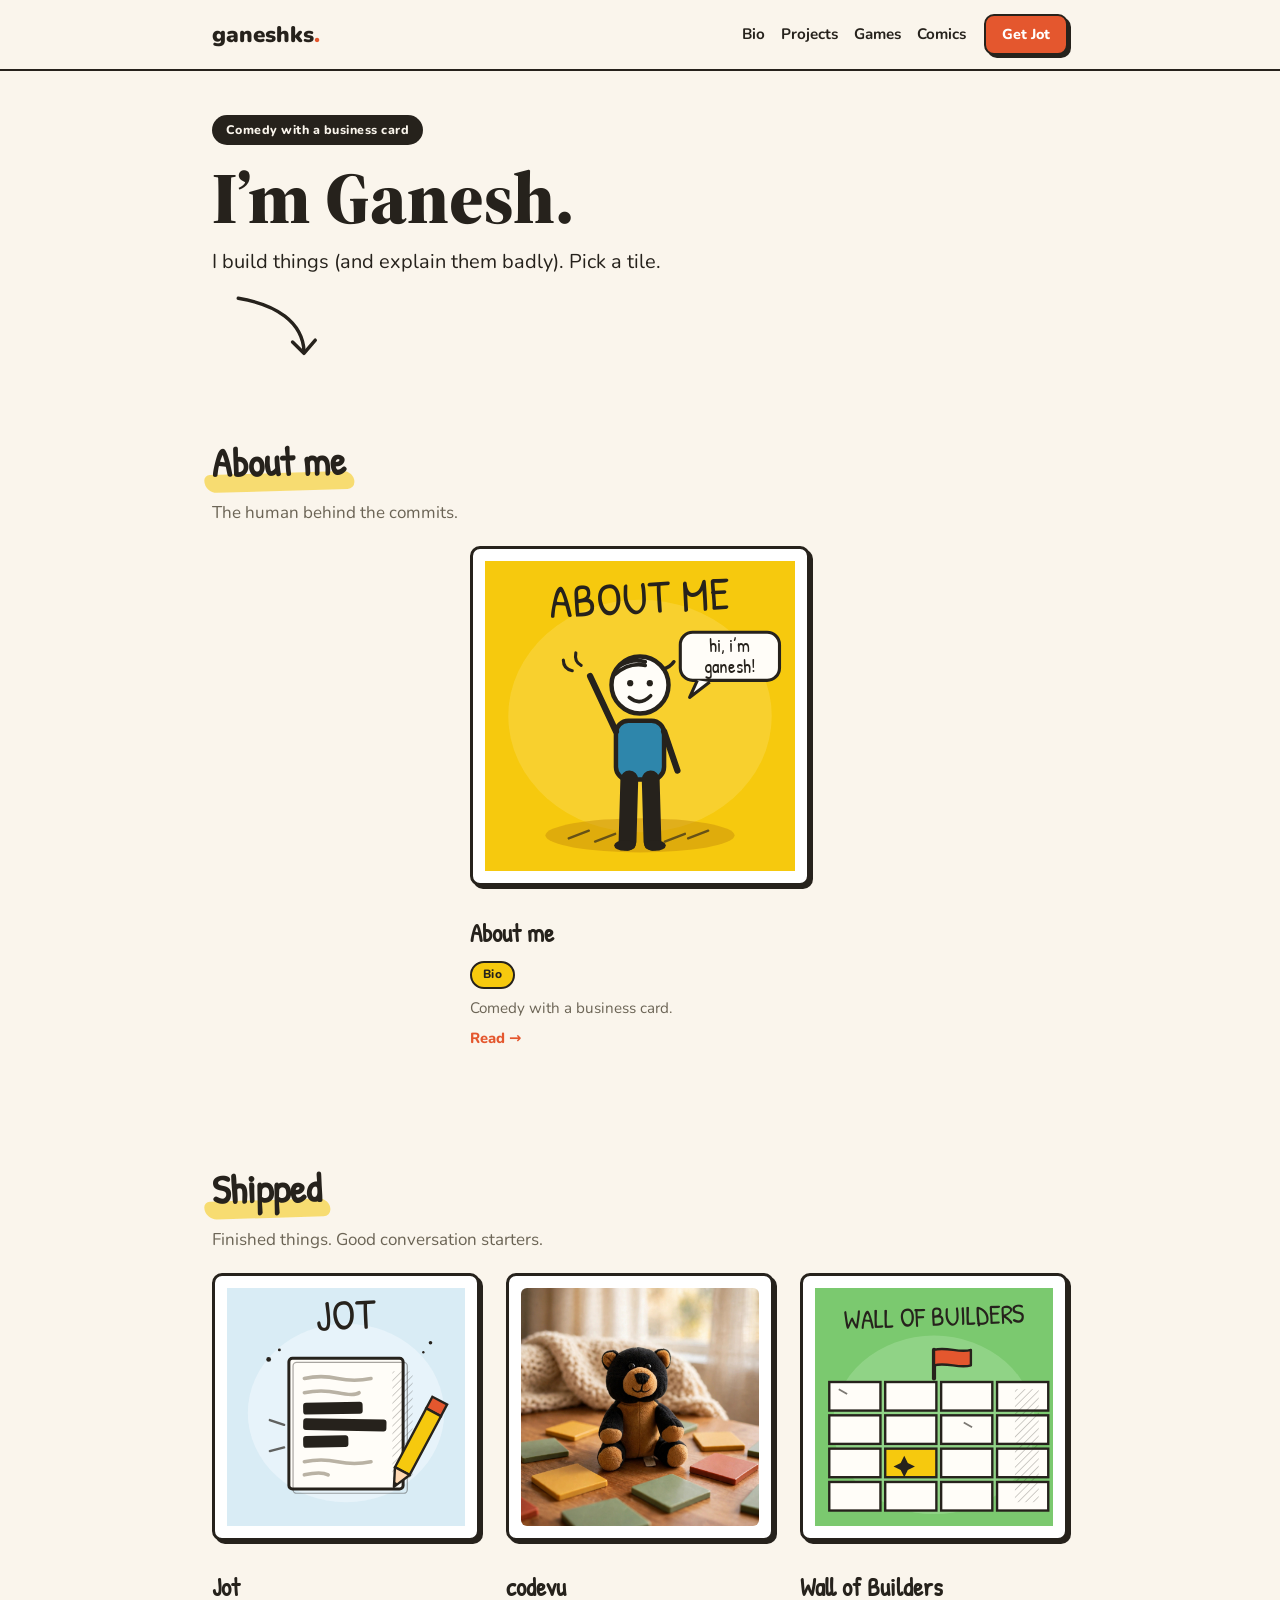
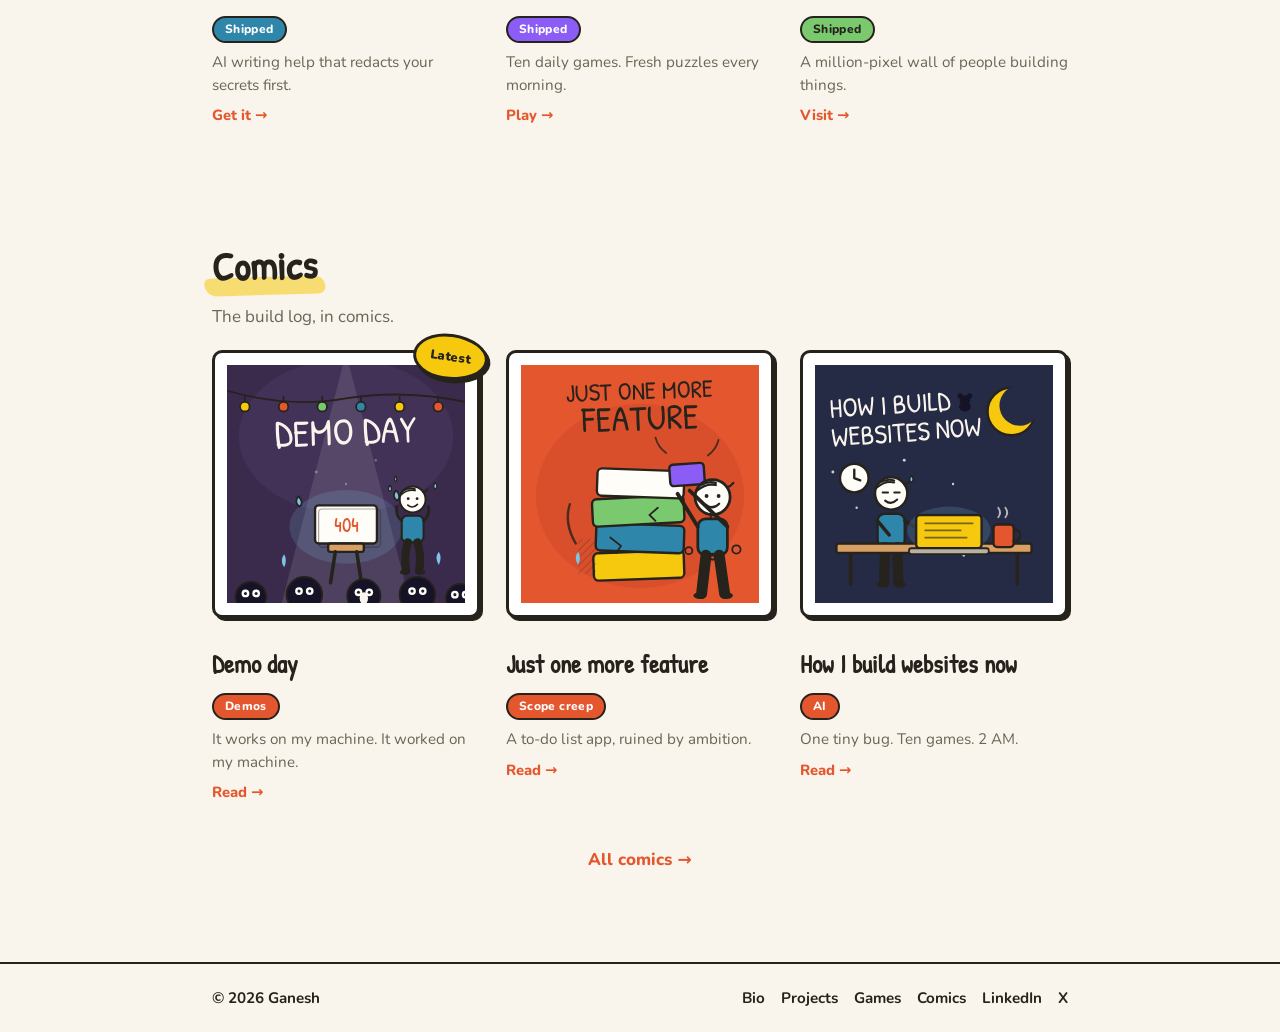
<file: index.html>
<!DOCTYPE html>
<html lang="en">
<head>
<meta charset="utf-8">
<meta name="viewport" content="width=device-width, initial-scale=1">
<title>Ganesh — comedy with a business card</title>
<meta name="description" content="Ganesh builds things (and explains them badly). About me, shipped projects, and comics.">
<meta name="theme-color" content="#faf5ec">
<link rel="icon" href="data:image/svg+xml,%3Csvg xmlns='http://www.w3.org/2000/svg' viewBox='0 0 64 64'%3E%3Crect width='64' height='64' rx='14' fill='%23f6c90e'/%3E%3Ctext x='32' y='45' font-family='sans-serif' font-size='36' font-weight='900' text-anchor='middle' fill='%2326221c'%3EG%3C/text%3E%3C/svg%3E">
<link rel="preconnect" href="https://fonts.googleapis.com">
<link rel="preconnect" href="https://fonts.gstatic.com" crossorigin>
<link href="https://fonts.googleapis.com/css2?family=Patrick+Hand&family=Nunito:wght@400;700;800;900&family=Source+Serif+4:opsz,wght@8..60,700;8..60,900&display=swap" rel="stylesheet">
<link rel="stylesheet" href="styles.css">
</head>
<body class="home">

<header class="site-header">
  <div class="header-inner">
    <a class="brand" href="index.html">ganeshks<span class="brand-dot">.</span></a>
    <nav class="nav">
      <a href="bio.html">Bio</a>
      <a href="projects.html">Projects</a>
      <a href="games.html">Games</a>
      <a href="comics.html">Comics</a>
    </nav>
    <a class="btn btn-small btn-accent" href="https://chromewebstore.google.com/detail/jot/ocbfgpiibmgkkjbpbpnhejalpakdonjh">Get Jot</a>
  </div>
</header>

<main>
  <section class="hero wrap">
    <p class="pill">Comedy with a business card</p>
    <h1>I&rsquo;m Ganesh.</h1>
    <p class="lede">I build things (and explain them badly). Pick a tile.</p>
    <svg class="doodle-arrow" viewBox="0 0 120 84" width="104" height="73" aria-hidden="true">
      <path d="M14 8 C 58 12, 90 30, 94 64" fill="none" stroke="#26221c" stroke-width="4" stroke-linecap="round"/>
      <path d="M80 54 L94 66 L106 50" fill="none" stroke="#26221c" stroke-width="4" stroke-linecap="round" stroke-linejoin="round"/>
    </svg>
  </section>

  <section class="wrap block">
    <h2 class="section-title">About me</h2>
    <p class="section-sub">The human behind the commits.</p>
    <div class="comic-grid single">
      <a class="comic-tile" href="bio.html">
        <span class="tile-art">
          <svg viewBox="0 0 400 400" role="img" aria-label="About me tile: a stick figure waving hello, inked like a comic strip">
            <rect width="400" height="400" fill="#f6c90e"/>
            <ellipse cx="200" cy="200" rx="170" ry="150" fill="#f9d84a" opacity=".55"/>
            <ellipse cx="200" cy="354" rx="122" ry="22" fill="#c98f0a" opacity=".5"/>
            <g stroke="#26221c" stroke-width="3" stroke-linecap="round" opacity=".65">
              <path d="M108 358 l26 -10 M142 362 l26 -10 M232 362 l26 -10 M262 358 l26 -10"/>
            </g>
            <g font-family="'Patrick Hand', cursive" fill="#26221c" text-anchor="middle" transform="rotate(-3 200 64)">
              <text x="200" y="68" font-size="60">ABOUT ME</text>
            </g>
            <g transform="translate(200,160) scale(1.15)">
<circle cx="0" cy="0" r="32" fill="#fffdf8" stroke="#26221c" stroke-width="5"/>
<path d="M-28 -12 q16 -14 34 -10 M-22 -22 q14 -8 28 -4 M26 -18 q8 -2 12 -8" fill="none" stroke="#26221c" stroke-width="4" stroke-linecap="round"/>
<circle cx="-11" cy="-2" r="3.5" fill="#26221c"/>
<circle cx="11" cy="-2" r="3.5" fill="#26221c"/>
<path d="M-12 14 Q0 24 12 12" fill="none" stroke="#26221c" stroke-width="4" stroke-linecap="round"/>
<rect x="-27" y="40" width="54" height="66" rx="14" fill="#2e86ab" stroke="#26221c" stroke-width="5"/>
<g stroke="#26221c" stroke-width="7" stroke-linecap="round" fill="none"><path d="M-27 52 L-56 -10"/><path d="M27 52 L42 96"/></g>
<path d="M-12 106 L-14 176 M12 106 L14 176" fill="none" stroke="#26221c" stroke-width="20" stroke-linecap="round"/>
<ellipse cx="-17" cy="180" rx="12" ry="6" fill="#26221c"/>
<ellipse cx="17" cy="180" rx="12" ry="6" fill="#26221c"/>
<g stroke="#26221c" stroke-width="3.5" stroke-linecap="round" fill="none"><path d="M-66 -22 q-8 -4 -6 -14 M-76 -16 q-10 -2 -10 -12"/></g>
</g>
            <rect x="252" y="92" width="128" height="62" rx="16" fill="#fffdf8" stroke="#26221c" stroke-width="4"/>
            <path d="M274 154 L264 176 L290 156" fill="#fffdf8" stroke="#26221c" stroke-width="4" stroke-linejoin="round"/>
            <text x="316" y="118" text-anchor="middle" font-family="'Patrick Hand', cursive" font-size="24" fill="#26221c">hi, i’m</text>
            <text x="316" y="144" text-anchor="middle" font-family="'Patrick Hand', cursive" font-size="24" fill="#26221c">ganesh!</text>
          </svg>
        </span>
        <span class="tile-meta">
          <h3>About me</h3>
          <span class="tile-tag tag-yellow">Bio</span>
          <p class="tile-sub">Comedy with a business card.</p>
          <span class="tile-cta">Read &rarr;</span>
        </span>
      </a>
    </div>
  </section>

  <section class="wrap block">
    <h2 class="section-title">Shipped</h2>
    <p class="section-sub">Finished things. Good conversation starters.</p>
    <div class="comic-grid">

      <a class="comic-tile" href="https://chromewebstore.google.com/detail/jot/ocbfgpiibmgkkjbpbpnhejalpakdonjh">
        <span class="tile-art">
          <svg viewBox="0 0 400 400" role="img" aria-label="Jot tile: an inked document with redacted secrets and a big pencil">
            <rect width="400" height="400" fill="#d9ecf5"/>
            <defs><pattern id="hatch-jot" width="9" height="9" patternUnits="userSpaceOnUse" patternTransform="rotate(45)"><line x1="0" y1="0" x2="0" y2="9" stroke="#26221c" stroke-width="2.5"/></pattern></defs>
            <ellipse cx="200" cy="210" rx="165" ry="150" fill="#eef7fc" opacity=".7"/>
            <g font-family="'Patrick Hand', cursive" fill="#26221c" text-anchor="middle" transform="rotate(-2 200 66)">
              <text x="200" y="70" font-size="72">JOT</text>
            </g>
            <rect x="104" y="118" width="192" height="220" rx="6" fill="#fffdf8" stroke="#26221c" stroke-width="5"/>
            <rect x="111" y="125" width="192" height="220" rx="6" fill="none" stroke="#26221c" stroke-width="2" opacity=".4"/>
            <rect x="278" y="140" width="34" height="180" fill="url(#hatch-jot)" opacity=".3"/>
            <g stroke="#b9b2a4" stroke-width="6" stroke-linecap="round" fill="none">
              <path d="M130 152 q28 -6 56 0 t56 0"/>
              <path d="M130 176 q28 -6 56 0 t36 0"/>
              <path d="M130 292 q28 -6 56 0 t56 0"/>
              <path d="M130 314 q28 -6 40 0"/>
            </g>
            <g fill="#26221c">
              <rect x="128" y="192" width="100" height="20" rx="5" transform="rotate(-1 178 202)"/>
              <rect x="128" y="220" width="140" height="20" rx="5" transform="rotate(1 198 230)"/>
              <rect x="128" y="248" width="76" height="20" rx="5" transform="rotate(-1 166 258)"/>
            </g>
            <g transform="rotate(28 320 260)">
              <rect x="306" y="180" width="28" height="22" fill="#e4572e" stroke="#26221c" stroke-width="4"/>
              <rect x="306" y="202" width="28" height="112" fill="#f6c90e" stroke="#26221c" stroke-width="4"/>
              <path d="M306 314 L334 314 L320 344 Z" fill="#ffd9b3" stroke="#26221c" stroke-width="4" stroke-linejoin="round"/>
              <path d="M316 336 L324 336 L320 344 Z" fill="#26221c"/>
            </g>
            <g stroke="#26221c" stroke-width="4" stroke-linecap="round" opacity=".7" fill="none">
              <path d="M96 230 l-24 -8 M96 268 l-24 6"/>
            </g>
            <g fill="#26221c">
              <circle cx="70" cy="120" r="4"/><circle cx="88" cy="104" r="2.5"/>
              <circle cx="342" cy="92" r="3"/><circle cx="330" cy="108" r="2"/>
            </g>
          </svg>
        </span>
        <span class="tile-meta">
          <h3>Jot</h3>
          <span class="tile-tag tag-blue">Shipped</span>
          <p class="tile-sub">AI writing help that redacts your secrets first.</p>
          <span class="tile-cta">Get it &rarr;</span>
        </span>
      </a>

      <a class="comic-tile" href="https://codevu.com/">
        <span class="tile-art">
          <img src="assets/cookie-tile.jpg" alt="codevu tile: Cookie the plush bear playing with colorful game tiles on a desk" width="400" height="400">
        </span>
        <span class="tile-meta">
          <h3>codevu</h3>
          <span class="tile-tag tag-purple">Shipped</span>
          <p class="tile-sub">Ten daily games. Fresh puzzles every morning.</p>
          <span class="tile-cta">Play &rarr;</span>
        </span>
      </a>

      <a class="comic-tile" href="https://codevu.com/wob">
        <span class="tile-art">
          <svg viewBox="0 0 400 400" role="img" aria-label="Wall of Builders tile: an inked brick wall with a waving flag">
            <rect width="400" height="400" fill="#7bc96f"/>
            <defs><pattern id="hatch-wob" width="9" height="9" patternUnits="userSpaceOnUse" patternTransform="rotate(45)"><line x1="0" y1="0" x2="0" y2="9" stroke="#26221c" stroke-width="2.5"/></pattern></defs>
            <ellipse cx="200" cy="230" rx="170" ry="150" fill="#a3dd9a" opacity=".55"/>
            <g font-family="'Patrick Hand', cursive" fill="#26221c" text-anchor="middle" transform="rotate(-2 200 62)">
              <text x="200" y="64" font-size="46">WALL OF BUILDERS</text>
            </g>
            <path d="M200 152 L200 104" stroke="#26221c" stroke-width="7" stroke-linecap="round"/>
            <path d="M200 104 C 222 98, 242 110, 262 104 L262 130 C 242 136, 222 124, 200 130 Z"
                  fill="#e4572e" stroke="#26221c" stroke-width="4" stroke-linejoin="round"/>
            <g stroke="#26221c" stroke-width="4">
            <rect x="24" y="158" width="86" height="48" fill="#fffdf8"/>
            <rect x="118" y="158" width="86" height="48" fill="#fffdf8"/>
            <rect x="212" y="158" width="86" height="48" fill="#fffdf8"/>
            <rect x="306" y="158" width="86" height="48" fill="#fffdf8"/>
            <rect x="24" y="214" width="86" height="48" fill="#fffdf8"/>
            <rect x="118" y="214" width="86" height="48" fill="#fffdf8"/>
            <rect x="212" y="214" width="86" height="48" fill="#fffdf8"/>
            <rect x="306" y="214" width="86" height="48" fill="#fffdf8"/>
            <rect x="24" y="270" width="86" height="48" fill="#fffdf8"/>
            <rect x="118" y="270" width="86" height="48" fill="#f6c90e"/>
            <rect x="212" y="270" width="86" height="48" fill="#fffdf8"/>
            <rect x="306" y="270" width="86" height="48" fill="#fffdf8"/>
            <rect x="24" y="326" width="86" height="48" fill="#fffdf8"/>
            <rect x="118" y="326" width="86" height="48" fill="#fffdf8"/>
            <rect x="212" y="326" width="86" height="48" fill="#fffdf8"/>
            <rect x="306" y="326" width="86" height="48" fill="#fffdf8"/>
            </g>
            <rect x="336" y="170" width="40" height="190" fill="url(#hatch-wob)" opacity=".3"/>
            <g stroke="#26221c" stroke-width="3" stroke-linecap="round">
              <path d="M150 282 l6 12 12 6 -12 6 -6 12 -6 -12 -12 -6 12 -6 Z" fill="#26221c" stroke="none"/>
            </g>
            <g stroke="#26221c" stroke-width="3" opacity=".6">
              <path d="M40 170 l14 8 M250 226 l14 8"/>
            </g>
          </svg>
        </span>
        <span class="tile-meta">
          <h3>Wall of Builders</h3>
          <span class="tile-tag tag-green">Shipped</span>
          <p class="tile-sub">A million-pixel wall of people building things.</p>
          <span class="tile-cta">Visit &rarr;</span>
        </span>
      </a>

    </div>
  </section>

  <section class="wrap block">
    <h2 class="section-title">Comics</h2>
    <p class="section-sub">The build log, in comics.</p>
    <div class="comic-grid">
      <a class="comic-tile" href="comics/demo-day.html">
              <span class="sticker">Latest</span>
              <span class="tile-art">
                <svg viewBox="0 0 400 400" role="img" aria-label="Demo day comic cover: a stick figure panicking at a laptop showing 404 under a stage spotlight, audience gasping">
            <rect width="400" height="400" fill="#3a2b4d"/>
            <ellipse cx="200" cy="120" rx="180" ry="130" fill="#4a3860" opacity=".6"/>
            <polygon points="200,-20 92,400 308,400" fill="#ffffff" opacity=".10"/>
            <path d="M-10 40 Q100 74 200 56 Q300 40 410 64" fill="none" stroke="#26221c" stroke-width="3"/>
            <path d="M30 52 l0 10" stroke="#26221c" stroke-width="3"/><circle cx="30" cy="70" r="8" fill="#f6c90e" stroke="#26221c" stroke-width="3"/>
            <path d="M95 52 l0 10" stroke="#26221c" stroke-width="3"/><circle cx="95" cy="70" r="8" fill="#e4572e" stroke="#26221c" stroke-width="3"/>
            <path d="M160 52 l0 10" stroke="#26221c" stroke-width="3"/><circle cx="160" cy="70" r="8" fill="#7bc96f" stroke="#26221c" stroke-width="3"/>
            <path d="M225 52 l0 10" stroke="#26221c" stroke-width="3"/><circle cx="225" cy="70" r="8" fill="#2e86ab" stroke="#26221c" stroke-width="3"/>
            <path d="M290 52 l0 10" stroke="#26221c" stroke-width="3"/><circle cx="290" cy="70" r="8" fill="#f6c90e" stroke="#26221c" stroke-width="3"/>
            <path d="M355 52 l0 10" stroke="#26221c" stroke-width="3"/><circle cx="355" cy="70" r="8" fill="#e4572e" stroke="#26221c" stroke-width="3"/>
            <g font-family="'Patrick Hand', cursive" fill="#faf5ec" text-anchor="middle" transform="rotate(-2 200 130)">
              <text x="200" y="134" font-size="64">DEMO DAY</text>
            </g>
            <ellipse cx="200" cy="272" rx="95" ry="62" fill="#7cc4e8" opacity=".16"/>
            <rect x="148" y="236" width="104" height="64" rx="6" fill="#fffdf8" stroke="#26221c" stroke-width="4"/>
            <rect x="154" y="242" width="104" height="64" rx="6" fill="none" stroke="#26221c" stroke-width="2" opacity=".4"/>
            <text x="200" y="280" text-anchor="middle" font-family="'Patrick Hand', cursive" font-size="36" fill="#e4572e">404</text>
            <rect x="170" y="300" width="60" height="14" rx="4" fill="#d9a066" stroke="#26221c" stroke-width="4"/>
            <path d="M182 314 L174 366 M218 314 L226 366" stroke="#26221c" stroke-width="6" stroke-linecap="round"/>
            <path d="M120 220 q-8 12 2 18 q8 -6 -2 -18" fill="#7cc4e8" stroke="#26221c" stroke-width="3"/>
            <path d="M284 210 q-8 12 2 18 q8 -6 -2 -18" fill="#7cc4e8" stroke="#26221c" stroke-width="3"/>
            <g fill="#fff" opacity=".3">
              <circle cx="150" cy="180" r="2.5"/><circle cx="250" cy="160" r="2"/><circle cx="200" cy="200" r="2"/>
            </g>
            <g transform="translate(312,226) scale(0.68)">
<circle cx="0" cy="0" r="32" fill="#fffdf8" stroke="#26221c" stroke-width="5"/>
<path d="M-28 -12 q16 -14 34 -10 M-22 -22 q14 -8 28 -4 M26 -18 q8 -2 12 -8" fill="none" stroke="#26221c" stroke-width="4" stroke-linecap="round"/>
<circle cx="-11" cy="-2" r="3.5" fill="#26221c"/>
<circle cx="11" cy="-2" r="3.5" fill="#26221c"/>
<path d="M-12 14 Q0 24 12 12" fill="none" stroke="#26221c" stroke-width="4" stroke-linecap="round"/>
<rect x="-27" y="40" width="54" height="66" rx="14" fill="#2e86ab" stroke="#26221c" stroke-width="5"/>
<g stroke="#26221c" stroke-width="7" stroke-linecap="round" fill="none"><path d="M-27 52 q-16 -12 -12 -34"/><path d="M27 52 q16 -12 12 -34"/></g>
<path d="M-12 106 q-10 34 -4 70 M12 106 q10 34 4 70" fill="none" stroke="#26221c" stroke-width="20" stroke-linecap="round"/>
<ellipse cx="-19" cy="180" rx="12" ry="6" fill="#26221c"/>
<ellipse cx="19" cy="180" rx="12" ry="6" fill="#26221c"/>
<g fill="#7cc4e8" stroke="#26221c" stroke-width="3"><path d="M-56 -36 q-8 12 0 16 q8 -4 0 -16"/><path d="M56 -42 q-8 12 0 16 q8 -4 0 -16"/><path d="M-42 -58 q-6 10 0 14 q6 -4 0 -14"/></g>
</g>
            <circle cx="40" cy="390" r="26" fill="#171326" stroke="#26221c" stroke-width="3"/><circle cx="31" cy="384" r="6.5" fill="#fff"/><circle cx="49" cy="384" r="6.5" fill="#fff"/><circle cx="31" cy="384" r="2.6" fill="#26221c"/><circle cx="49" cy="384" r="2.6" fill="#26221c"/>
            <circle cx="130" cy="386" r="30" fill="#171326" stroke="#26221c" stroke-width="3"/><circle cx="121" cy="380" r="6.5" fill="#fff"/><circle cx="139" cy="380" r="6.5" fill="#fff"/><circle cx="121" cy="380" r="2.6" fill="#26221c"/><circle cx="139" cy="380" r="2.6" fill="#26221c"/>
            <circle cx="230" cy="388" r="28" fill="#171326" stroke="#26221c" stroke-width="3"/><circle cx="221" cy="382" r="6.5" fill="#fff"/><circle cx="239" cy="382" r="6.5" fill="#fff"/><circle cx="221" cy="382" r="2.6" fill="#26221c"/><circle cx="239" cy="382" r="2.6" fill="#26221c"/>
            <circle cx="320" cy="386" r="30" fill="#171326" stroke="#26221c" stroke-width="3"/><circle cx="311" cy="380" r="6.5" fill="#fff"/><circle cx="329" cy="380" r="6.5" fill="#fff"/><circle cx="311" cy="380" r="2.6" fill="#26221c"/><circle cx="329" cy="380" r="2.6" fill="#26221c"/>
            <circle cx="392" cy="392" r="24" fill="#171326" stroke="#26221c" stroke-width="3"/><circle cx="383" cy="386" r="6.5" fill="#fff"/><circle cx="401" cy="386" r="6.5" fill="#fff"/><circle cx="383" cy="386" r="2.6" fill="#26221c"/><circle cx="401" cy="386" r="2.6" fill="#26221c"/>
            <ellipse cx="230" cy="392" rx="7" ry="10" fill="#faf5ec"/>
            <path d="M96 340 q6 -12 0 -22 q-8 10 0 22" fill="#7cc4e8"/>
            <path d="M356 336 q6 -12 0 -22 q-8 10 0 22" fill="#7cc4e8"/>
          </svg>
              </span>
              <span class="tile-meta">
                <h3>Demo day</h3>
                <span class="tile-tag tag-orange">Demos</span>
                <p class="tile-sub">It works on my machine. It worked on my machine.</p>
                <span class="tile-cta">Read &rarr;</span>
              </span>
            </a>

      <a class="comic-tile" href="comics/just-one-more-feature.html">
              <span class="tile-art">
                <svg viewBox="0 0 400 400" role="img" aria-label="Just one more feature comic cover: a stick figure shoving one more block onto a wobbling tower">
            <rect width="400" height="400" fill="#e4572e"/>
            <defs><pattern id="hatch-feat" width="9" height="9" patternUnits="userSpaceOnUse" patternTransform="rotate(45)"><line x1="0" y1="0" x2="0" y2="9" stroke="#26221c" stroke-width="2.5"/></pattern></defs>
            <ellipse cx="200" cy="220" rx="175" ry="155" fill="#d14a28" opacity=".55"/>
            <g font-family="'Patrick Hand', cursive" fill="#26221c" text-anchor="middle" transform="rotate(-2 200 70)">
              <text x="200" y="58" font-size="42">JUST ONE MORE</text>
              <text x="200" y="110" font-size="60">FEATURE</text>
            </g>
            <g stroke="#26221c" stroke-width="4" fill="none" stroke-linecap="round" opacity=".8">
              <path d="M92 300 q-20 -34 -10 -66 M308 282 q20 -34 10 -66"/>
            </g>
            <g stroke="#26221c" stroke-width="4">
              <rect x="122" y="314" width="152" height="46" rx="8" fill="#f6c90e" transform="rotate(-2 198 337)"/>
              <rect x="126" y="268" width="148" height="46" rx="8" fill="#2e86ab" transform="rotate(2 200 291)"/>
              <rect x="120" y="222" width="154" height="46" rx="8" fill="#7bc96f" transform="rotate(-3 197 245)"/>
              <rect x="128" y="176" width="146" height="46" rx="8" fill="#fffdf8" transform="rotate(2 201 199)"/>
            </g>
            <g stroke="#26221c" stroke-width="3" fill="none" stroke-linecap="round">
              <path d="M150 290 l18 14 l-8 12 M230 240 l-14 12 l10 10"/>
            </g>
            <rect x="96" y="292" width="30" height="60" fill="url(#hatch-feat)" opacity=".35"/>
            <g transform="rotate(-4 279 184)">
              <rect x="250" y="166" width="58" height="36" rx="6" fill="#8b5cf6" stroke="#26221c" stroke-width="4"/>
            </g>
            <g stroke="#26221c" stroke-width="3" fill="none" stroke-linecap="round" opacity=".8">
              <path d="M244 148 q-14 -10 -18 -26 M314 152 q14 -10 18 -26"/>
            </g>
            <g transform="translate(322,222) scale(0.92)">
<circle cx="0" cy="0" r="32" fill="#fffdf8" stroke="#26221c" stroke-width="5"/>
<path d="M-28 -12 q16 -14 34 -10 M-22 -22 q14 -8 28 -4 M26 -18 q8 -2 12 -8" fill="none" stroke="#26221c" stroke-width="4" stroke-linecap="round"/>
<circle cx="-11" cy="-2" r="3.5" fill="#26221c"/>
<circle cx="11" cy="-2" r="3.5" fill="#26221c"/>
<path d="M-12 14 Q0 24 12 12" fill="none" stroke="#26221c" stroke-width="4" stroke-linecap="round"/>
<rect x="-27" y="40" width="54" height="66" rx="14" fill="#2e86ab" stroke="#26221c" stroke-width="5"/>
<g stroke="#26221c" stroke-width="7" stroke-linecap="round" fill="none"><path d="M-27 54 L-64 -6"/><path d="M27 54 L-42 -12"/></g>
<path d="M-12 106 L-20 176 M12 106 L22 176" fill="none" stroke="#26221c" stroke-width="20" stroke-linecap="round"/>
<ellipse cx="-23" cy="180" rx="12" ry="6" fill="#26221c"/>
<ellipse cx="25" cy="180" rx="12" ry="6" fill="#26221c"/>

</g>

            <g fill="none" stroke="#26221c" stroke-width="3">
              <circle cx="282" cy="312" r="6"/><circle cx="362" cy="310" r="7"/><circle cx="322" cy="322" r="5"/>
            </g>
            <path d="M96 336 q6 -12 0 -22 q-8 10 0 22" fill="#7cc4e8"/>
          </svg>
              </span>
              <span class="tile-meta">
                <h3>Just one more feature</h3>
                <span class="tile-tag tag-orange">Scope creep</span>
                <p class="tile-sub">A to-do list app, ruined by ambition.</p>
                <span class="tile-cta">Read &rarr;</span>
              </span>
            </a>

      <a class="comic-tile" href="comics/how-i-build-websites-now.html">
              <span class="tile-art">
                <svg viewBox="0 0 400 400" role="img" aria-label="How I build websites now comic cover: a bleary stick figure coding at 2am under a crescent moon">
            <rect width="400" height="400" fill="#262b45"/>
            <g fill="#faf5ec" opacity=".8">
            <circle cx="30" cy="180" r="2.5"/>
            <circle cx="70" cy="240" r="2"/>
            <circle cx="150" cy="160" r="2.5"/>
            <circle cx="232" cy="200" r="2"/>
            <circle cx="180" cy="120" r="2"/>
            <circle cx="120" cy="300" r="2"/>
            <circle cx="250" cy="320" r="2"/>
            </g>
            <circle cx="330" cy="78" r="40" fill="#f6c90e" stroke="#26221c" stroke-width="4"/>
            <circle cx="344" cy="68" r="34" fill="#262b45"/>
            <g transform="translate(252,60)" fill="#171326">
              <circle cx="-8" cy="-8" r="4.5"/>
              <circle cx="8" cy="-8" r="4.5"/>
              <ellipse cx="0" cy="-1" rx="9" ry="8"/>
              <ellipse cx="0" cy="10" rx="10" ry="8"/>
            </g>
            <g font-family="'Patrick Hand', cursive" fill="#faf5ec" transform="rotate(-4 160 96)">
              <text x="26" y="80" font-size="46">HOW I BUILD</text>
              <text x="26" y="128" font-size="46">WEBSITES NOW</text>
            </g>
            <circle cx="66" cy="190" r="24" fill="#fffdf8" stroke="#26221c" stroke-width="4"/>
            <path d="M66 190 L66 176 M66 190 L76 194" stroke="#26221c" stroke-width="4" stroke-linecap="round"/>
            <g transform="translate(128,216) scale(0.85)">
<circle cx="0" cy="0" r="32" fill="#fffdf8" stroke="#26221c" stroke-width="5"/>
<path d="M-28 -12 q16 -14 34 -10 M-22 -22 q14 -8 28 -4 M26 -18 q8 -2 12 -8" fill="none" stroke="#26221c" stroke-width="4" stroke-linecap="round"/>
<path d="M-17 -2 h11 M6 -2 h11" stroke="#26221c" stroke-width="3.5" stroke-linecap="round" fill="none"/>
<path d="M-12 14 Q0 24 12 12" fill="none" stroke="#26221c" stroke-width="4" stroke-linecap="round"/>
<path d="M40 -36 q-7 10 0 14 q7 -4 0 -14" fill="#7cc4e8" stroke="#26221c" stroke-width="3"/>
<rect x="-27" y="40" width="54" height="66" rx="14" fill="#2e86ab" stroke="#26221c" stroke-width="5"/>
<g stroke="#26221c" stroke-width="7" stroke-linecap="round" fill="none"><path d="M-27 54 L-4 82"/><path d="M27 54 L56 72"/></g>
<path d="M-12 106 L-14 176 M12 106 L14 176" fill="none" stroke="#26221c" stroke-width="20" stroke-linecap="round"/>
<ellipse cx="-17" cy="180" rx="12" ry="6" fill="#26221c"/>
<ellipse cx="17" cy="180" rx="12" ry="6" fill="#26221c"/>

</g>
            <g stroke="#26221c" stroke-linecap="round" fill="none">
              <path d="M60 316 L60 368 M340 316 L340 368" stroke-width="6"/>
              <rect x="36" y="300" width="328" height="16" rx="4" fill="#d9a066" stroke-width="4"/>
            </g>
            <ellipse cx="225" cy="278" rx="70" ry="40" fill="#7cc4e8" opacity=".18"/>
            <rect x="170" y="252" width="110" height="56" rx="6" fill="#f6c90e" stroke="#26221c" stroke-width="4"/>
            <rect x="158" y="308" width="134" height="10" rx="4" fill="#b9b2a4" stroke="#26221c" stroke-width="3"/>
            <g stroke="#26221c" stroke-width="3" opacity=".6">
              <line x1="184" y1="266" x2="266" y2="266"/><line x1="184" y1="278" x2="246" y2="278"/><line x1="184" y1="290" x2="256" y2="290"/>
            </g>
            <rect x="300" y="268" width="34" height="38" rx="6" fill="#e4572e" stroke="#26221c" stroke-width="4"/>
            <path d="M334 276 q14 2 10 14 q-3 8 -12 6" fill="none" stroke="#26221c" stroke-width="4"/>
            <g stroke="#faf5ec" stroke-width="3" stroke-linecap="round" opacity=".7" fill="none">
              <path d="M308 256 q6 -8 0 -16 M320 256 q6 -8 0 -16"/>
            </g>
          </svg>
              </span>
              <span class="tile-meta">
                <h3>How I build websites now</h3>
                <span class="tile-tag tag-orange">AI</span>
                <p class="tile-sub">One tiny bug. Ten games. 2 AM.</p>
                <span class="tile-cta">Read &rarr;</span>
              </span>
            </a>
    </div>
    <p style="text-align:center"><a class="link-more" href="comics.html">All comics &rarr;</a></p>
  </section>
</main>

<footer class="site-footer">
  <div class="footer-inner">
    <span>&copy; 2026 Ganesh</span>
    <span class="footer-links">
      <a href="bio.html">Bio</a>
      <a href="projects.html">Projects</a>
      <a href="games.html">Games</a>
      <a href="comics.html">Comics</a>
      <a href="https://www.linkedin.com/in/ganeshks1011/" target="_blank" rel="noreferrer">LinkedIn</a>
      <a href="https://x.com/codevuhq" target="_blank" rel="noreferrer">X</a>
    </span>
  </div>
</footer>

</body>
</html>
</file>
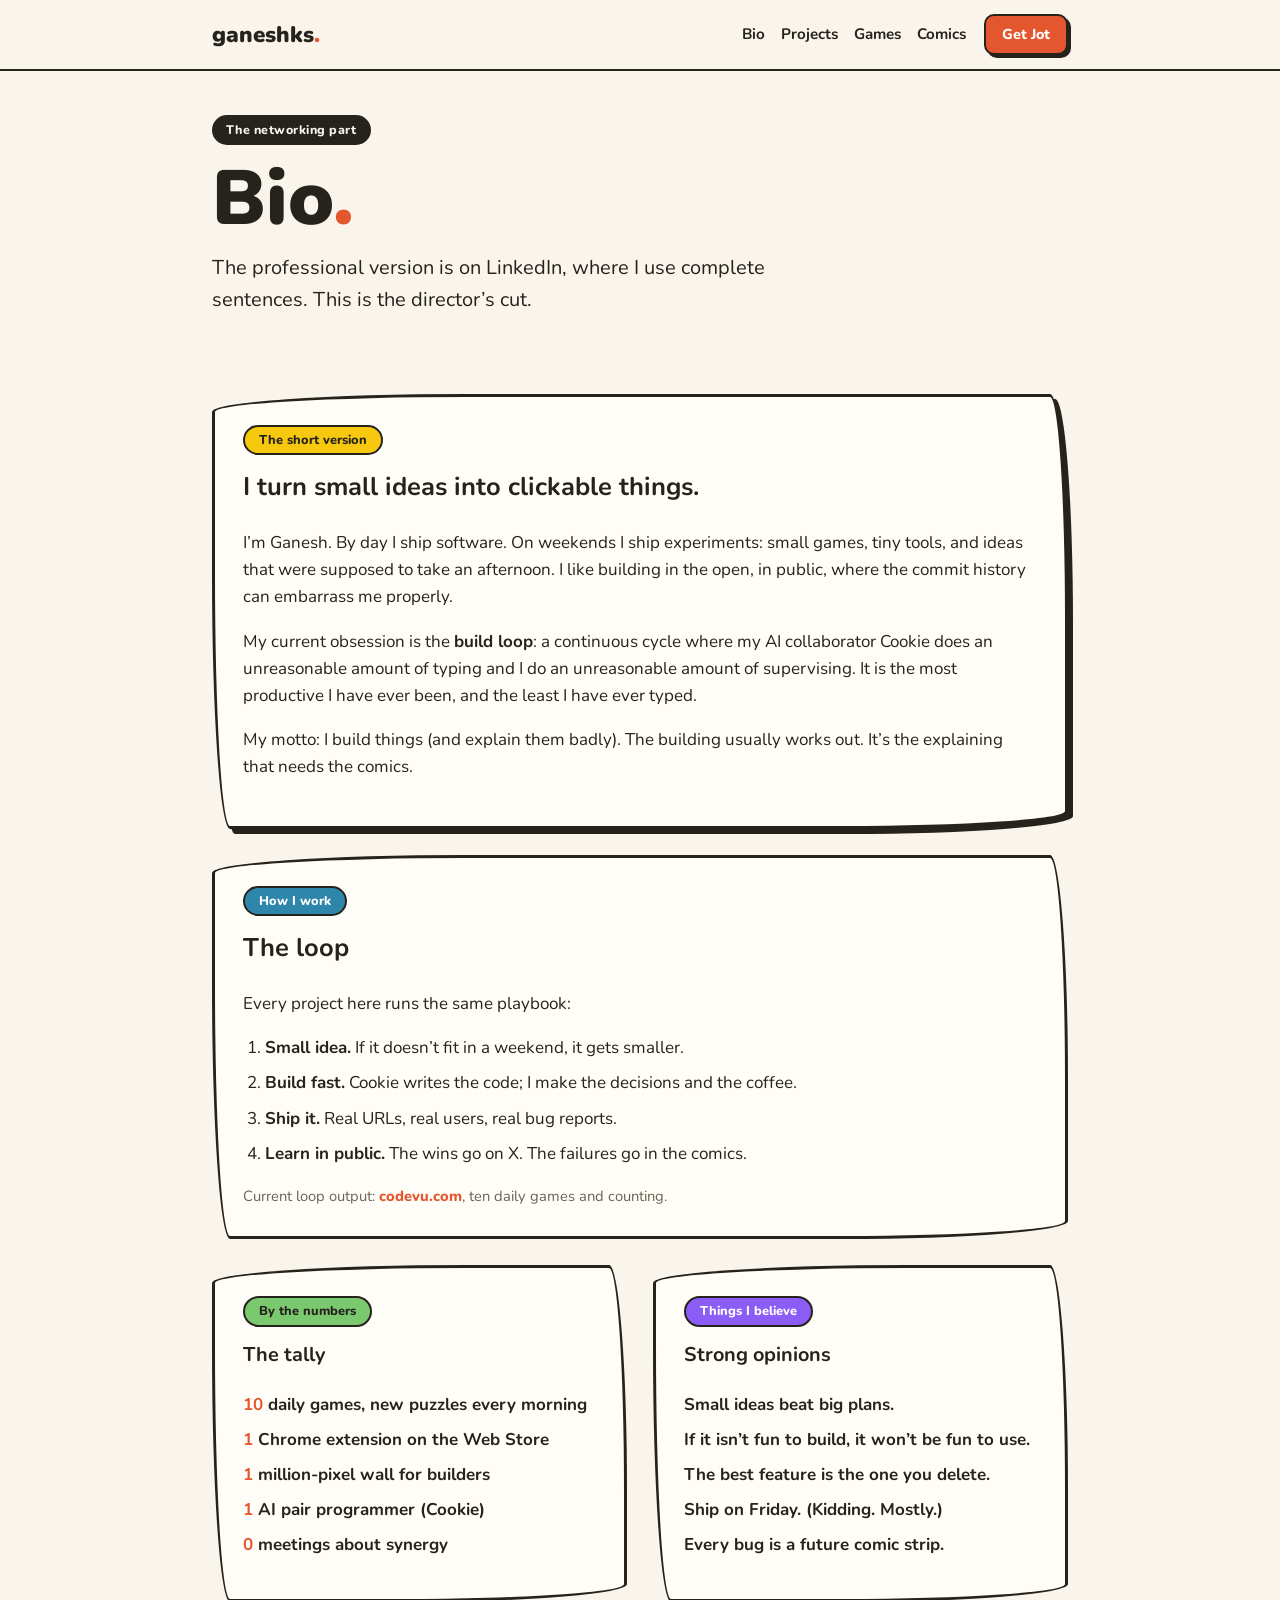
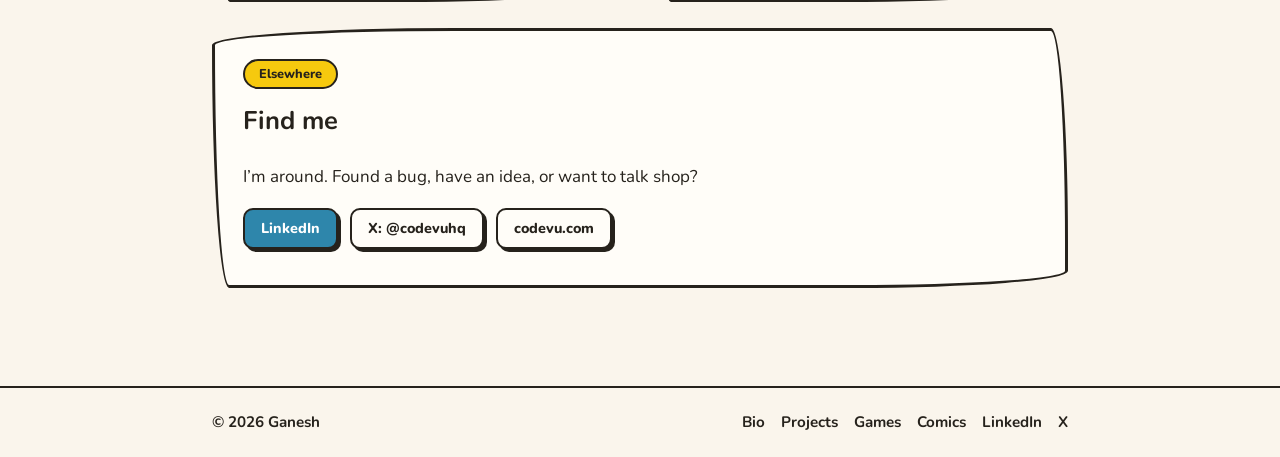
<file: bio.html>
<!DOCTYPE html>
<html lang="en">
<head>
<meta charset="utf-8">
<meta name="viewport" content="width=device-width, initial-scale=1">
<title>Bio — Ganesh</title>
<meta name="description" content="The bio of Ganesh: the networking part, with jokes.">
<meta name="theme-color" content="#faf5ec">
<link rel="icon" href="data:image/svg+xml,%3Csvg xmlns='http://www.w3.org/2000/svg' viewBox='0 0 64 64'%3E%3Crect width='64' height='64' rx='14' fill='%23f6c90e'/%3E%3Ctext x='32' y='45' font-family='sans-serif' font-size='36' font-weight='900' text-anchor='middle' fill='%2326221c'%3EG%3C/text%3E%3C/svg%3E">
<link rel="preconnect" href="https://fonts.googleapis.com">
<link rel="preconnect" href="https://fonts.gstatic.com" crossorigin>
<link href="https://fonts.googleapis.com/css2?family=Patrick+Hand&family=Nunito:wght@400;700;800;900&display=swap" rel="stylesheet">
<link rel="stylesheet" href="styles.css">
</head>
<body>

<header class="site-header">
  <div class="header-inner">
    <a class="brand" href="index.html">ganeshks<span class="brand-dot">.</span></a>
    <nav class="nav">
      <a href="bio.html">Bio</a>
      <a href="projects.html">Projects</a>
      <a href="games.html">Games</a>
      <a href="comics.html">Comics</a>
    </nav>
    <a class="btn btn-small btn-accent" href="https://chromewebstore.google.com/detail/jot/ocbfgpiibmgkkjbpbpnhejalpakdonjh">Get Jot</a>
  </div>
</header>

<main>
  <section class="hero wrap">
    <p class="pill">The networking part</p>
    <h1>Bio<span class="brand-dot">.</span></h1>
    <p class="lede">The professional version is on LinkedIn, where I use complete sentences. This is the director&rsquo;s cut.</p>
  </section>

  <section class="wrap block">
    <div class="card sketch shadow">
      <p class="badge">The short version</p>
      <h2 style="margin-top:0">I turn small ideas into clickable things.</h2>
      <p>I&rsquo;m Ganesh. By day I ship software. On weekends I ship experiments: small games, tiny tools, and ideas that were supposed to take an afternoon. I like building in the open, in public, where the commit history can embarrass me properly.</p>
      <p>My current obsession is the <strong>build loop</strong>: a continuous cycle where my AI collaborator Cookie does an unreasonable amount of typing and I do an unreasonable amount of supervising. It is the most productive I have ever been, and the least I have ever typed.</p>
      <p>My motto: I build things (and explain them badly). The building usually works out. It&rsquo;s the explaining that needs the comics.</p>
    </div>

    <div class="card sketch">
      <p class="badge badge-blue">How I work</p>
      <h2 style="margin-top:0">The loop</h2>
      <p>Every project here runs the same playbook:</p>
      <ol class="steps">
        <li><strong>Small idea.</strong> If it doesn&rsquo;t fit in a weekend, it gets smaller.</li>
        <li><strong>Build fast.</strong> Cookie writes the code; I make the decisions and the coffee.</li>
        <li><strong>Ship it.</strong> Real URLs, real users, real bug reports.</li>
        <li><strong>Learn in public.</strong> The wins go on X. The failures go in the comics.</li>
      </ol>
      <p class="fine">Current loop output: <a class="link-more" href="https://codevu.com/">codevu.com</a>, ten daily games and counting.</p>
    </div>

    <div class="cards-2">
      <div class="card sketch">
        <p class="badge badge-green">By the numbers</p>
        <h3 style="margin-top:0">The tally</h3>
        <ul class="tally">
          <li><b>10</b> daily games, new puzzles every morning</li>
          <li><b>1</b> Chrome extension on the Web Store</li>
          <li><b>1</b> million-pixel wall for builders</li>
          <li><b>1</b> AI pair programmer (Cookie)</li>
          <li><b>0</b> meetings about synergy</li>
        </ul>
      </div>
      <div class="card sketch">
        <p class="badge badge-purple">Things I believe</p>
        <h3 style="margin-top:0">Strong opinions</h3>
        <ul class="tally">
          <li>Small ideas beat big plans.</li>
          <li>If it isn&rsquo;t fun to build, it won&rsquo;t be fun to use.</li>
          <li>The best feature is the one you delete.</li>
          <li>Ship on Friday. (Kidding. Mostly.)</li>
          <li>Every bug is a future comic strip.</li>
        </ul>
      </div>
    </div>

    <div class="card sketch">
      <p class="badge">Elsewhere</p>
      <h2 style="margin-top:0">Find me</h2>
      <p>I&rsquo;m around. Found a bug, have an idea, or want to talk shop?</p>
      <div class="row">
        <a class="btn btn-blue btn-small" href="https://www.linkedin.com/in/ganeshks1011/" target="_blank" rel="noreferrer">LinkedIn</a>
        <a class="btn btn-small" href="https://x.com/codevuhq" target="_blank" rel="noreferrer">X: @codevuhq</a>
        <a class="btn btn-small" href="https://codevu.com/">codevu.com</a>
      </div>
    </div>
  </section>
</main>

<footer class="site-footer">
  <div class="footer-inner">
    <span>&copy; 2026 Ganesh</span>
    <span class="footer-links">
      <a href="bio.html">Bio</a>
      <a href="projects.html">Projects</a>
      <a href="games.html">Games</a>
      <a href="comics.html">Comics</a>
      <a href="https://www.linkedin.com/in/ganeshks1011/" target="_blank" rel="noreferrer">LinkedIn</a>
      <a href="https://x.com/codevuhq" target="_blank" rel="noreferrer">X</a>
    </span>
  </div>
</footer>

</body>
</html>
</file>
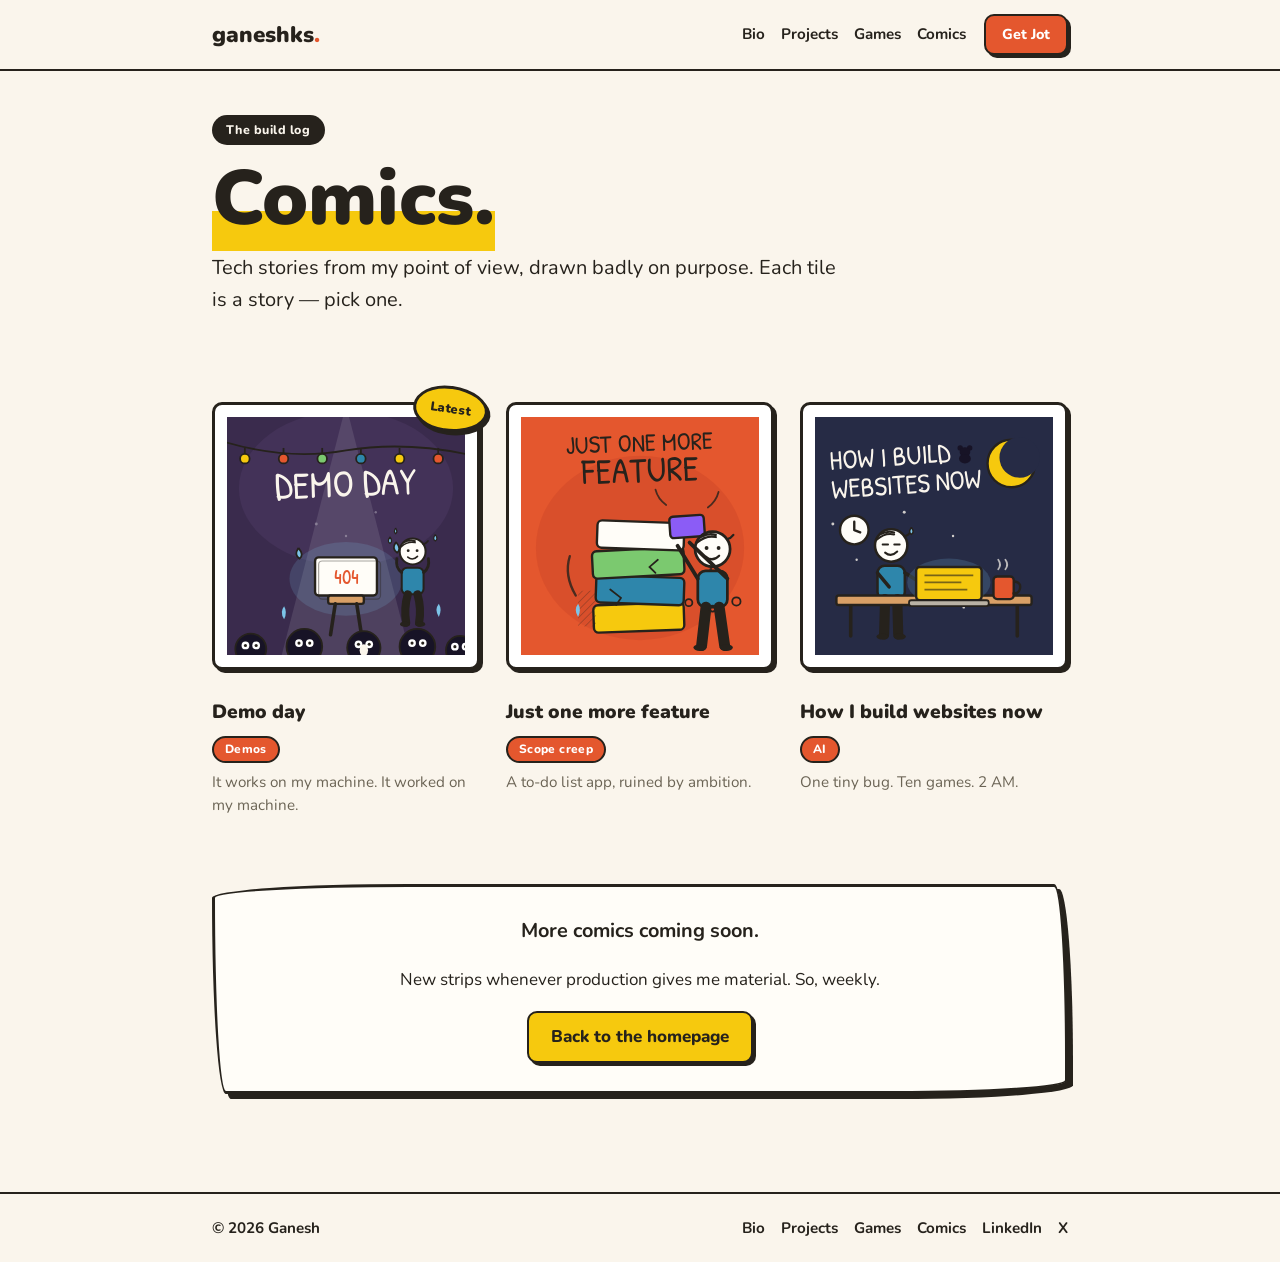
<file: comics.html>
<!DOCTYPE html>
<html lang="en">
<head>
<meta charset="utf-8">
<meta name="viewport" content="width=device-width, initial-scale=1">
<title>Comics — Ganesh</title>
<meta name="description" content="Tech stories from Ganesh's point of view, drawn badly on purpose. Each tile is a story — pick one.">
<meta name="theme-color" content="#faf5ec">
<link rel="icon" href="data:image/svg+xml,%3Csvg xmlns='http://www.w3.org/2000/svg' viewBox='0 0 64 64'%3E%3Crect width='64' height='64' rx='14' fill='%23f6c90e'/%3E%3Ctext x='32' y='45' font-family='sans-serif' font-size='36' font-weight='900' text-anchor='middle' fill='%2326221c'%3EG%3C/text%3E%3C/svg%3E">
<link rel="preconnect" href="https://fonts.googleapis.com">
<link rel="preconnect" href="https://fonts.gstatic.com" crossorigin>
<link href="https://fonts.googleapis.com/css2?family=Patrick+Hand&family=Nunito:wght@400;700;800;900&display=swap" rel="stylesheet">
<link rel="stylesheet" href="styles.css">
</head>
<body>

<header class="site-header">
  <div class="header-inner">
    <a class="brand" href="index.html">ganeshks<span class="brand-dot">.</span></a>
    <nav class="nav">
      <a href="bio.html">Bio</a>
      <a href="projects.html">Projects</a>
      <a href="games.html">Games</a>
      <a href="comics.html">Comics</a>
    </nav>
    <a class="btn btn-small btn-accent" href="https://chromewebstore.google.com/detail/jot/ocbfgpiibmgkkjbpbpnhejalpakdonjh">Get Jot</a>
  </div>
</header>

<main>
  <section class="hero wrap">
    <p class="pill">The build log</p>
    <h1><span class="marker">Comics.</span></h1>
    <p class="lede">Tech stories from my point of view, drawn badly on purpose. Each tile is a story &mdash; pick one.</p>
  </section>

  <section class="wrap block">
    <div class="comic-grid">

      <a class="comic-tile" href="comics/demo-day.html">
        <span class="sticker">Latest</span>
        <span class="tile-art">
          <svg viewBox="0 0 400 400" role="img" aria-label="Demo day comic cover: a stick figure panicking at a laptop showing 404 under a stage spotlight, audience gasping">
            <rect width="400" height="400" fill="#3a2b4d"/>
            <ellipse cx="200" cy="120" rx="180" ry="130" fill="#4a3860" opacity=".6"/>
            <polygon points="200,-20 92,400 308,400" fill="#ffffff" opacity=".10"/>
            <path d="M-10 40 Q100 74 200 56 Q300 40 410 64" fill="none" stroke="#26221c" stroke-width="3"/>
            <path d="M30 52 l0 10" stroke="#26221c" stroke-width="3"/><circle cx="30" cy="70" r="8" fill="#f6c90e" stroke="#26221c" stroke-width="3"/>
            <path d="M95 52 l0 10" stroke="#26221c" stroke-width="3"/><circle cx="95" cy="70" r="8" fill="#e4572e" stroke="#26221c" stroke-width="3"/>
            <path d="M160 52 l0 10" stroke="#26221c" stroke-width="3"/><circle cx="160" cy="70" r="8" fill="#7bc96f" stroke="#26221c" stroke-width="3"/>
            <path d="M225 52 l0 10" stroke="#26221c" stroke-width="3"/><circle cx="225" cy="70" r="8" fill="#2e86ab" stroke="#26221c" stroke-width="3"/>
            <path d="M290 52 l0 10" stroke="#26221c" stroke-width="3"/><circle cx="290" cy="70" r="8" fill="#f6c90e" stroke="#26221c" stroke-width="3"/>
            <path d="M355 52 l0 10" stroke="#26221c" stroke-width="3"/><circle cx="355" cy="70" r="8" fill="#e4572e" stroke="#26221c" stroke-width="3"/>
            <g font-family="'Patrick Hand', cursive" fill="#faf5ec" text-anchor="middle" transform="rotate(-2 200 130)">
              <text x="200" y="134" font-size="64">DEMO DAY</text>
            </g>
            <ellipse cx="200" cy="272" rx="95" ry="62" fill="#7cc4e8" opacity=".16"/>
            <rect x="148" y="236" width="104" height="64" rx="6" fill="#fffdf8" stroke="#26221c" stroke-width="4"/>
            <rect x="154" y="242" width="104" height="64" rx="6" fill="none" stroke="#26221c" stroke-width="2" opacity=".4"/>
            <text x="200" y="280" text-anchor="middle" font-family="'Patrick Hand', cursive" font-size="36" fill="#e4572e">404</text>
            <rect x="170" y="300" width="60" height="14" rx="4" fill="#d9a066" stroke="#26221c" stroke-width="4"/>
            <path d="M182 314 L174 366 M218 314 L226 366" stroke="#26221c" stroke-width="6" stroke-linecap="round"/>
            <path d="M120 220 q-8 12 2 18 q8 -6 -2 -18" fill="#7cc4e8" stroke="#26221c" stroke-width="3"/>
            <path d="M284 210 q-8 12 2 18 q8 -6 -2 -18" fill="#7cc4e8" stroke="#26221c" stroke-width="3"/>
            <g fill="#fff" opacity=".3">
              <circle cx="150" cy="180" r="2.5"/><circle cx="250" cy="160" r="2"/><circle cx="200" cy="200" r="2"/>
            </g>
            <g transform="translate(312,226) scale(0.68)">
<circle cx="0" cy="0" r="32" fill="#fffdf8" stroke="#26221c" stroke-width="5"/>
<path d="M-28 -12 q16 -14 34 -10 M-22 -22 q14 -8 28 -4 M26 -18 q8 -2 12 -8" fill="none" stroke="#26221c" stroke-width="4" stroke-linecap="round"/>
<circle cx="-11" cy="-2" r="3.5" fill="#26221c"/>
<circle cx="11" cy="-2" r="3.5" fill="#26221c"/>
<path d="M-12 14 Q0 24 12 12" fill="none" stroke="#26221c" stroke-width="4" stroke-linecap="round"/>
<rect x="-27" y="40" width="54" height="66" rx="14" fill="#2e86ab" stroke="#26221c" stroke-width="5"/>
<g stroke="#26221c" stroke-width="7" stroke-linecap="round" fill="none"><path d="M-27 52 q-16 -12 -12 -34"/><path d="M27 52 q16 -12 12 -34"/></g>
<path d="M-12 106 q-10 34 -4 70 M12 106 q10 34 4 70" fill="none" stroke="#26221c" stroke-width="20" stroke-linecap="round"/>
<ellipse cx="-19" cy="180" rx="12" ry="6" fill="#26221c"/>
<ellipse cx="19" cy="180" rx="12" ry="6" fill="#26221c"/>
<g fill="#7cc4e8" stroke="#26221c" stroke-width="3"><path d="M-56 -36 q-8 12 0 16 q8 -4 0 -16"/><path d="M56 -42 q-8 12 0 16 q8 -4 0 -16"/><path d="M-42 -58 q-6 10 0 14 q6 -4 0 -14"/></g>
</g>
            <circle cx="40" cy="390" r="26" fill="#171326" stroke="#26221c" stroke-width="3"/><circle cx="31" cy="384" r="6.5" fill="#fff"/><circle cx="49" cy="384" r="6.5" fill="#fff"/><circle cx="31" cy="384" r="2.6" fill="#26221c"/><circle cx="49" cy="384" r="2.6" fill="#26221c"/>
            <circle cx="130" cy="386" r="30" fill="#171326" stroke="#26221c" stroke-width="3"/><circle cx="121" cy="380" r="6.5" fill="#fff"/><circle cx="139" cy="380" r="6.5" fill="#fff"/><circle cx="121" cy="380" r="2.6" fill="#26221c"/><circle cx="139" cy="380" r="2.6" fill="#26221c"/>
            <circle cx="230" cy="388" r="28" fill="#171326" stroke="#26221c" stroke-width="3"/><circle cx="221" cy="382" r="6.5" fill="#fff"/><circle cx="239" cy="382" r="6.5" fill="#fff"/><circle cx="221" cy="382" r="2.6" fill="#26221c"/><circle cx="239" cy="382" r="2.6" fill="#26221c"/>
            <circle cx="320" cy="386" r="30" fill="#171326" stroke="#26221c" stroke-width="3"/><circle cx="311" cy="380" r="6.5" fill="#fff"/><circle cx="329" cy="380" r="6.5" fill="#fff"/><circle cx="311" cy="380" r="2.6" fill="#26221c"/><circle cx="329" cy="380" r="2.6" fill="#26221c"/>
            <circle cx="392" cy="392" r="24" fill="#171326" stroke="#26221c" stroke-width="3"/><circle cx="383" cy="386" r="6.5" fill="#fff"/><circle cx="401" cy="386" r="6.5" fill="#fff"/><circle cx="383" cy="386" r="2.6" fill="#26221c"/><circle cx="401" cy="386" r="2.6" fill="#26221c"/>
            <ellipse cx="230" cy="392" rx="7" ry="10" fill="#faf5ec"/>
            <path d="M96 340 q6 -12 0 -22 q-8 10 0 22" fill="#7cc4e8"/>
            <path d="M356 336 q6 -12 0 -22 q-8 10 0 22" fill="#7cc4e8"/>
          </svg>
        </span>
        <span class="tile-meta">
          <h3>Demo day</h3>
          <span class="tile-tag tag-orange">Demos</span>
          <p class="tile-sub">It works on my machine. It worked on my machine.</p>
        </span>
      </a>

      <a class="comic-tile" href="comics/just-one-more-feature.html">
        <span class="tile-art">
          <svg viewBox="0 0 400 400" role="img" aria-label="Just one more feature comic cover: a stick figure shoving one more block onto a wobbling tower">
            <rect width="400" height="400" fill="#e4572e"/>
            <defs><pattern id="hatch-feat" width="9" height="9" patternUnits="userSpaceOnUse" patternTransform="rotate(45)"><line x1="0" y1="0" x2="0" y2="9" stroke="#26221c" stroke-width="2.5"/></pattern></defs>
            <ellipse cx="200" cy="220" rx="175" ry="155" fill="#d14a28" opacity=".55"/>
            <g font-family="'Patrick Hand', cursive" fill="#26221c" text-anchor="middle" transform="rotate(-2 200 70)">
              <text x="200" y="58" font-size="42">JUST ONE MORE</text>
              <text x="200" y="110" font-size="60">FEATURE</text>
            </g>
            <g stroke="#26221c" stroke-width="4" fill="none" stroke-linecap="round" opacity=".8">
              <path d="M92 300 q-20 -34 -10 -66 M308 282 q20 -34 10 -66"/>
            </g>
            <g stroke="#26221c" stroke-width="4">
              <rect x="122" y="314" width="152" height="46" rx="8" fill="#f6c90e" transform="rotate(-2 198 337)"/>
              <rect x="126" y="268" width="148" height="46" rx="8" fill="#2e86ab" transform="rotate(2 200 291)"/>
              <rect x="120" y="222" width="154" height="46" rx="8" fill="#7bc96f" transform="rotate(-3 197 245)"/>
              <rect x="128" y="176" width="146" height="46" rx="8" fill="#fffdf8" transform="rotate(2 201 199)"/>
            </g>
            <g stroke="#26221c" stroke-width="3" fill="none" stroke-linecap="round">
              <path d="M150 290 l18 14 l-8 12 M230 240 l-14 12 l10 10"/>
            </g>
            <rect x="96" y="292" width="30" height="60" fill="url(#hatch-feat)" opacity=".35"/>
            <g transform="rotate(-4 279 184)">
              <rect x="250" y="166" width="58" height="36" rx="6" fill="#8b5cf6" stroke="#26221c" stroke-width="4"/>
            </g>
            <g stroke="#26221c" stroke-width="3" fill="none" stroke-linecap="round" opacity=".8">
              <path d="M244 148 q-14 -10 -18 -26 M314 152 q14 -10 18 -26"/>
            </g>
            <g transform="translate(322,222) scale(0.92)">
<circle cx="0" cy="0" r="32" fill="#fffdf8" stroke="#26221c" stroke-width="5"/>
<path d="M-28 -12 q16 -14 34 -10 M-22 -22 q14 -8 28 -4 M26 -18 q8 -2 12 -8" fill="none" stroke="#26221c" stroke-width="4" stroke-linecap="round"/>
<circle cx="-11" cy="-2" r="3.5" fill="#26221c"/>
<circle cx="11" cy="-2" r="3.5" fill="#26221c"/>
<path d="M-12 14 Q0 24 12 12" fill="none" stroke="#26221c" stroke-width="4" stroke-linecap="round"/>
<rect x="-27" y="40" width="54" height="66" rx="14" fill="#2e86ab" stroke="#26221c" stroke-width="5"/>
<g stroke="#26221c" stroke-width="7" stroke-linecap="round" fill="none"><path d="M-27 54 L-64 -6"/><path d="M27 54 L-42 -12"/></g>
<path d="M-12 106 L-20 176 M12 106 L22 176" fill="none" stroke="#26221c" stroke-width="20" stroke-linecap="round"/>
<ellipse cx="-23" cy="180" rx="12" ry="6" fill="#26221c"/>
<ellipse cx="25" cy="180" rx="12" ry="6" fill="#26221c"/>

</g>

            <g fill="none" stroke="#26221c" stroke-width="3">
              <circle cx="282" cy="312" r="6"/><circle cx="362" cy="310" r="7"/><circle cx="322" cy="322" r="5"/>
            </g>
            <path d="M96 336 q6 -12 0 -22 q-8 10 0 22" fill="#7cc4e8"/>
          </svg>
        </span>
        <span class="tile-meta">
          <h3>Just one more feature</h3>
          <span class="tile-tag tag-orange">Scope creep</span>
          <p class="tile-sub">A to-do list app, ruined by ambition.</p>
        </span>
      </a>

      <a class="comic-tile" href="comics/how-i-build-websites-now.html">
        <span class="tile-art">
          <svg viewBox="0 0 400 400" role="img" aria-label="How I build websites now comic cover: a bleary stick figure coding at 2am under a crescent moon">
            <rect width="400" height="400" fill="#262b45"/>
            <g fill="#faf5ec" opacity=".8">
            <circle cx="30" cy="180" r="2.5"/>
            <circle cx="70" cy="240" r="2"/>
            <circle cx="150" cy="160" r="2.5"/>
            <circle cx="232" cy="200" r="2"/>
            <circle cx="180" cy="120" r="2"/>
            <circle cx="120" cy="300" r="2"/>
            <circle cx="250" cy="320" r="2"/>
            </g>
            <circle cx="330" cy="78" r="40" fill="#f6c90e" stroke="#26221c" stroke-width="4"/>
            <circle cx="344" cy="68" r="34" fill="#262b45"/>
            <g transform="translate(252,60)" fill="#171326">
              <circle cx="-8" cy="-8" r="4.5"/>
              <circle cx="8" cy="-8" r="4.5"/>
              <ellipse cx="0" cy="-1" rx="9" ry="8"/>
              <ellipse cx="0" cy="10" rx="10" ry="8"/>
            </g>
            <g font-family="'Patrick Hand', cursive" fill="#faf5ec" transform="rotate(-4 160 96)">
              <text x="26" y="80" font-size="46">HOW I BUILD</text>
              <text x="26" y="128" font-size="46">WEBSITES NOW</text>
            </g>
            <circle cx="66" cy="190" r="24" fill="#fffdf8" stroke="#26221c" stroke-width="4"/>
            <path d="M66 190 L66 176 M66 190 L76 194" stroke="#26221c" stroke-width="4" stroke-linecap="round"/>
            <g transform="translate(128,216) scale(0.85)">
<circle cx="0" cy="0" r="32" fill="#fffdf8" stroke="#26221c" stroke-width="5"/>
<path d="M-28 -12 q16 -14 34 -10 M-22 -22 q14 -8 28 -4 M26 -18 q8 -2 12 -8" fill="none" stroke="#26221c" stroke-width="4" stroke-linecap="round"/>
<path d="M-17 -2 h11 M6 -2 h11" stroke="#26221c" stroke-width="3.5" stroke-linecap="round" fill="none"/>
<path d="M-12 14 Q0 24 12 12" fill="none" stroke="#26221c" stroke-width="4" stroke-linecap="round"/>
<path d="M40 -36 q-7 10 0 14 q7 -4 0 -14" fill="#7cc4e8" stroke="#26221c" stroke-width="3"/>
<rect x="-27" y="40" width="54" height="66" rx="14" fill="#2e86ab" stroke="#26221c" stroke-width="5"/>
<g stroke="#26221c" stroke-width="7" stroke-linecap="round" fill="none"><path d="M-27 54 L-4 82"/><path d="M27 54 L56 72"/></g>
<path d="M-12 106 L-14 176 M12 106 L14 176" fill="none" stroke="#26221c" stroke-width="20" stroke-linecap="round"/>
<ellipse cx="-17" cy="180" rx="12" ry="6" fill="#26221c"/>
<ellipse cx="17" cy="180" rx="12" ry="6" fill="#26221c"/>

</g>
            <g stroke="#26221c" stroke-linecap="round" fill="none">
              <path d="M60 316 L60 368 M340 316 L340 368" stroke-width="6"/>
              <rect x="36" y="300" width="328" height="16" rx="4" fill="#d9a066" stroke-width="4"/>
            </g>
            <ellipse cx="225" cy="278" rx="70" ry="40" fill="#7cc4e8" opacity=".18"/>
            <rect x="170" y="252" width="110" height="56" rx="6" fill="#f6c90e" stroke="#26221c" stroke-width="4"/>
            <rect x="158" y="308" width="134" height="10" rx="4" fill="#b9b2a4" stroke="#26221c" stroke-width="3"/>
            <g stroke="#26221c" stroke-width="3" opacity=".6">
              <line x1="184" y1="266" x2="266" y2="266"/><line x1="184" y1="278" x2="246" y2="278"/><line x1="184" y1="290" x2="256" y2="290"/>
            </g>
            <rect x="300" y="268" width="34" height="38" rx="6" fill="#e4572e" stroke="#26221c" stroke-width="4"/>
            <path d="M334 276 q14 2 10 14 q-3 8 -12 6" fill="none" stroke="#26221c" stroke-width="4"/>
            <g stroke="#faf5ec" stroke-width="3" stroke-linecap="round" opacity=".7" fill="none">
              <path d="M308 256 q6 -8 0 -16 M320 256 q6 -8 0 -16"/>
            </g>
          </svg>
        </span>
        <span class="tile-meta">
          <h3>How I build websites now</h3>
          <span class="tile-tag tag-orange">AI</span>
          <p class="tile-sub">One tiny bug. Ten games. 2 AM.</p>
        </span>
      </a>

    </div>

    <div class="card sketch shadow" style="text-align:center">
      <h3 style="margin-top:0">More comics coming soon.</h3>
      <p style="margin-bottom:18px">New strips whenever production gives me material. So, weekly.</p>
      <a class="btn btn-primary" href="index.html">Back to the homepage</a>
    </div>

  </section>
</main>

<footer class="site-footer">
  <div class="footer-inner">
    <span>&copy; 2026 Ganesh</span>
    <span class="footer-links">
      <a href="bio.html">Bio</a>
      <a href="projects.html">Projects</a>
      <a href="games.html">Games</a>
      <a href="comics.html">Comics</a>
      <a href="https://www.linkedin.com/in/ganeshks1011/" target="_blank" rel="noreferrer">LinkedIn</a>
      <a href="https://x.com/codevuhq" target="_blank" rel="noreferrer">X</a>
    </span>
  </div>
</footer>

</body>
</html>
</file>
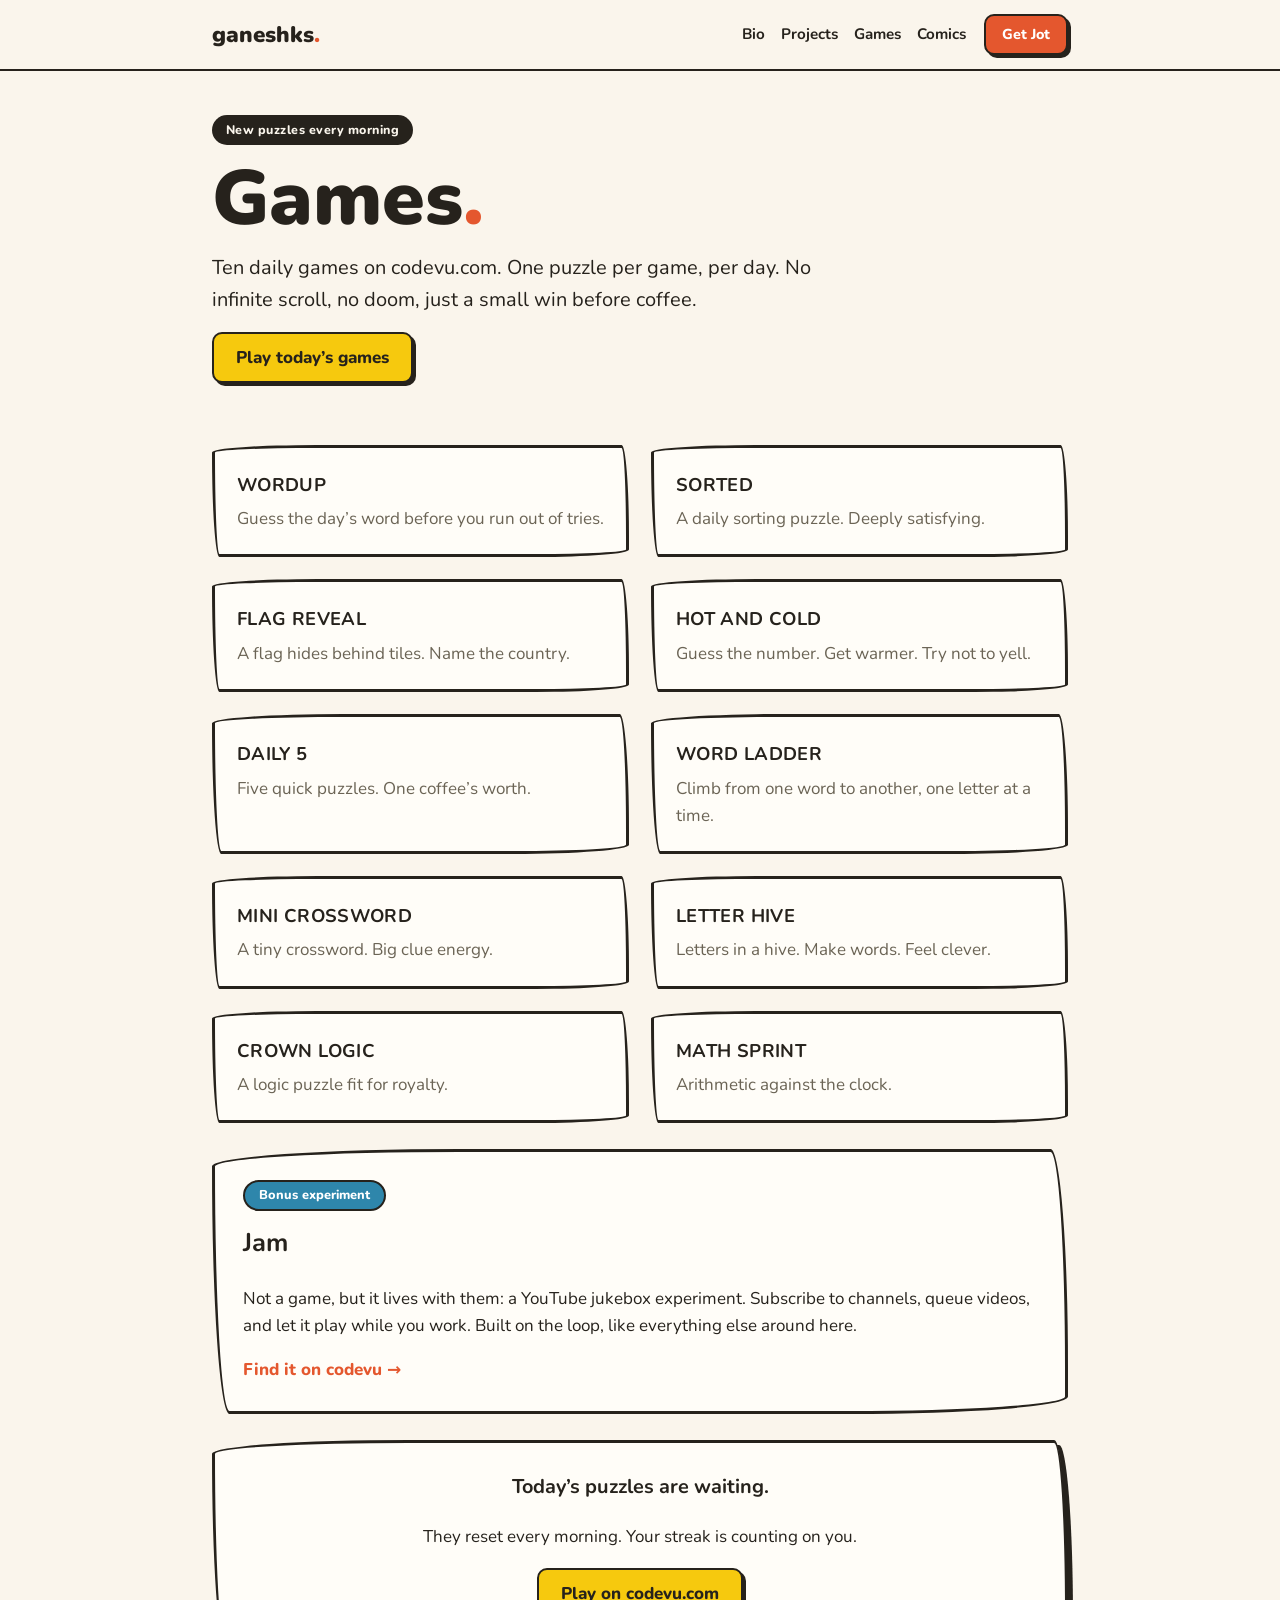
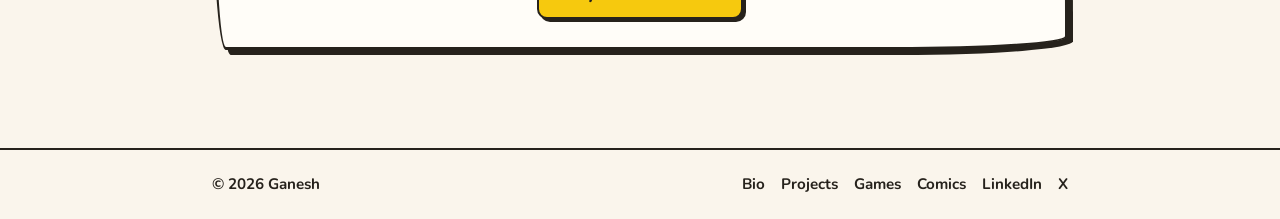
<file: games.html>
<!DOCTYPE html>
<html lang="en">
<head>
<meta charset="utf-8">
<meta name="viewport" content="width=device-width, initial-scale=1">
<title>Games — Ganesh</title>
<meta name="description" content="Ten daily games by Ganesh on codevu.com: fresh puzzles every morning.">
<meta name="theme-color" content="#faf5ec">
<link rel="icon" href="data:image/svg+xml,%3Csvg xmlns='http://www.w3.org/2000/svg' viewBox='0 0 64 64'%3E%3Crect width='64' height='64' rx='14' fill='%23f6c90e'/%3E%3Ctext x='32' y='45' font-family='sans-serif' font-size='36' font-weight='900' text-anchor='middle' fill='%2326221c'%3EG%3C/text%3E%3C/svg%3E">
<link rel="preconnect" href="https://fonts.googleapis.com">
<link rel="preconnect" href="https://fonts.gstatic.com" crossorigin>
<link href="https://fonts.googleapis.com/css2?family=Patrick+Hand&family=Nunito:wght@400;700;800;900&display=swap" rel="stylesheet">
<link rel="stylesheet" href="styles.css">
</head>
<body>

<header class="site-header">
  <div class="header-inner">
    <a class="brand" href="index.html">ganeshks<span class="brand-dot">.</span></a>
    <nav class="nav">
      <a href="bio.html">Bio</a>
      <a href="projects.html">Projects</a>
      <a href="games.html">Games</a>
      <a href="comics.html">Comics</a>
    </nav>
    <a class="btn btn-small btn-accent" href="https://chromewebstore.google.com/detail/jot/ocbfgpiibmgkkjbpbpnhejalpakdonjh">Get Jot</a>
  </div>
</header>

<main>
  <section class="hero wrap">
    <p class="pill">New puzzles every morning</p>
    <h1>Games<span class="brand-dot">.</span></h1>
    <p class="lede">Ten daily games on codevu.com. One puzzle per game, per day. No infinite scroll, no doom, just a small win before coffee.</p>
    <div class="hero-actions">
      <a class="btn btn-primary" href="https://codevu.com/">Play today&rsquo;s games</a>
    </div>
  </section>

  <section class="wrap block">
    <div class="game-grid">
      <div class="card sketch game-card">
        <h3>WORDUP</h3>
        <p>Guess the day&rsquo;s word before you run out of tries.</p>
      </div>
      <div class="card sketch game-card">
        <h3>SORTED</h3>
        <p>A daily sorting puzzle. Deeply satisfying.</p>
      </div>
      <div class="card sketch game-card">
        <h3>FLAG REVEAL</h3>
        <p>A flag hides behind tiles. Name the country.</p>
      </div>
      <div class="card sketch game-card">
        <h3>HOT AND COLD</h3>
        <p>Guess the number. Get warmer. Try not to yell.</p>
      </div>
      <div class="card sketch game-card">
        <h3>DAILY 5</h3>
        <p>Five quick puzzles. One coffee&rsquo;s worth.</p>
      </div>
      <div class="card sketch game-card">
        <h3>WORD LADDER</h3>
        <p>Climb from one word to another, one letter at a time.</p>
      </div>
      <div class="card sketch game-card">
        <h3>MINI CROSSWORD</h3>
        <p>A tiny crossword. Big clue energy.</p>
      </div>
      <div class="card sketch game-card">
        <h3>LETTER HIVE</h3>
        <p>Letters in a hive. Make words. Feel clever.</p>
      </div>
      <div class="card sketch game-card">
        <h3>CROWN LOGIC</h3>
        <p>A logic puzzle fit for royalty.</p>
      </div>
      <div class="card sketch game-card">
        <h3>MATH SPRINT</h3>
        <p>Arithmetic against the clock.</p>
      </div>
    </div>

    <div class="card sketch">
      <p class="badge badge-blue">Bonus experiment</p>
      <h2 style="margin-top:0">Jam</h2>
      <p>Not a game, but it lives with them: a YouTube jukebox experiment. Subscribe to channels, queue videos, and let it play while you work. Built on the loop, like everything else around here.</p>
      <a class="link-more" href="https://codevu.com/">Find it on codevu &rarr;</a>
    </div>

    <div class="card sketch shadow" style="text-align:center">
      <h3 style="margin-top:0">Today&rsquo;s puzzles are waiting.</h3>
      <p style="margin-bottom:18px">They reset every morning. Your streak is counting on you.</p>
      <a class="btn btn-primary" href="https://codevu.com/">Play on codevu.com</a>
    </div>
  </section>
</main>

<footer class="site-footer">
  <div class="footer-inner">
    <span>&copy; 2026 Ganesh</span>
    <span class="footer-links">
      <a href="bio.html">Bio</a>
      <a href="projects.html">Projects</a>
      <a href="games.html">Games</a>
      <a href="comics.html">Comics</a>
      <a href="https://www.linkedin.com/in/ganeshks1011/" target="_blank" rel="noreferrer">LinkedIn</a>
      <a href="https://x.com/codevuhq" target="_blank" rel="noreferrer">X</a>
    </span>
  </div>
</footer>

</body>
</html>
</file>
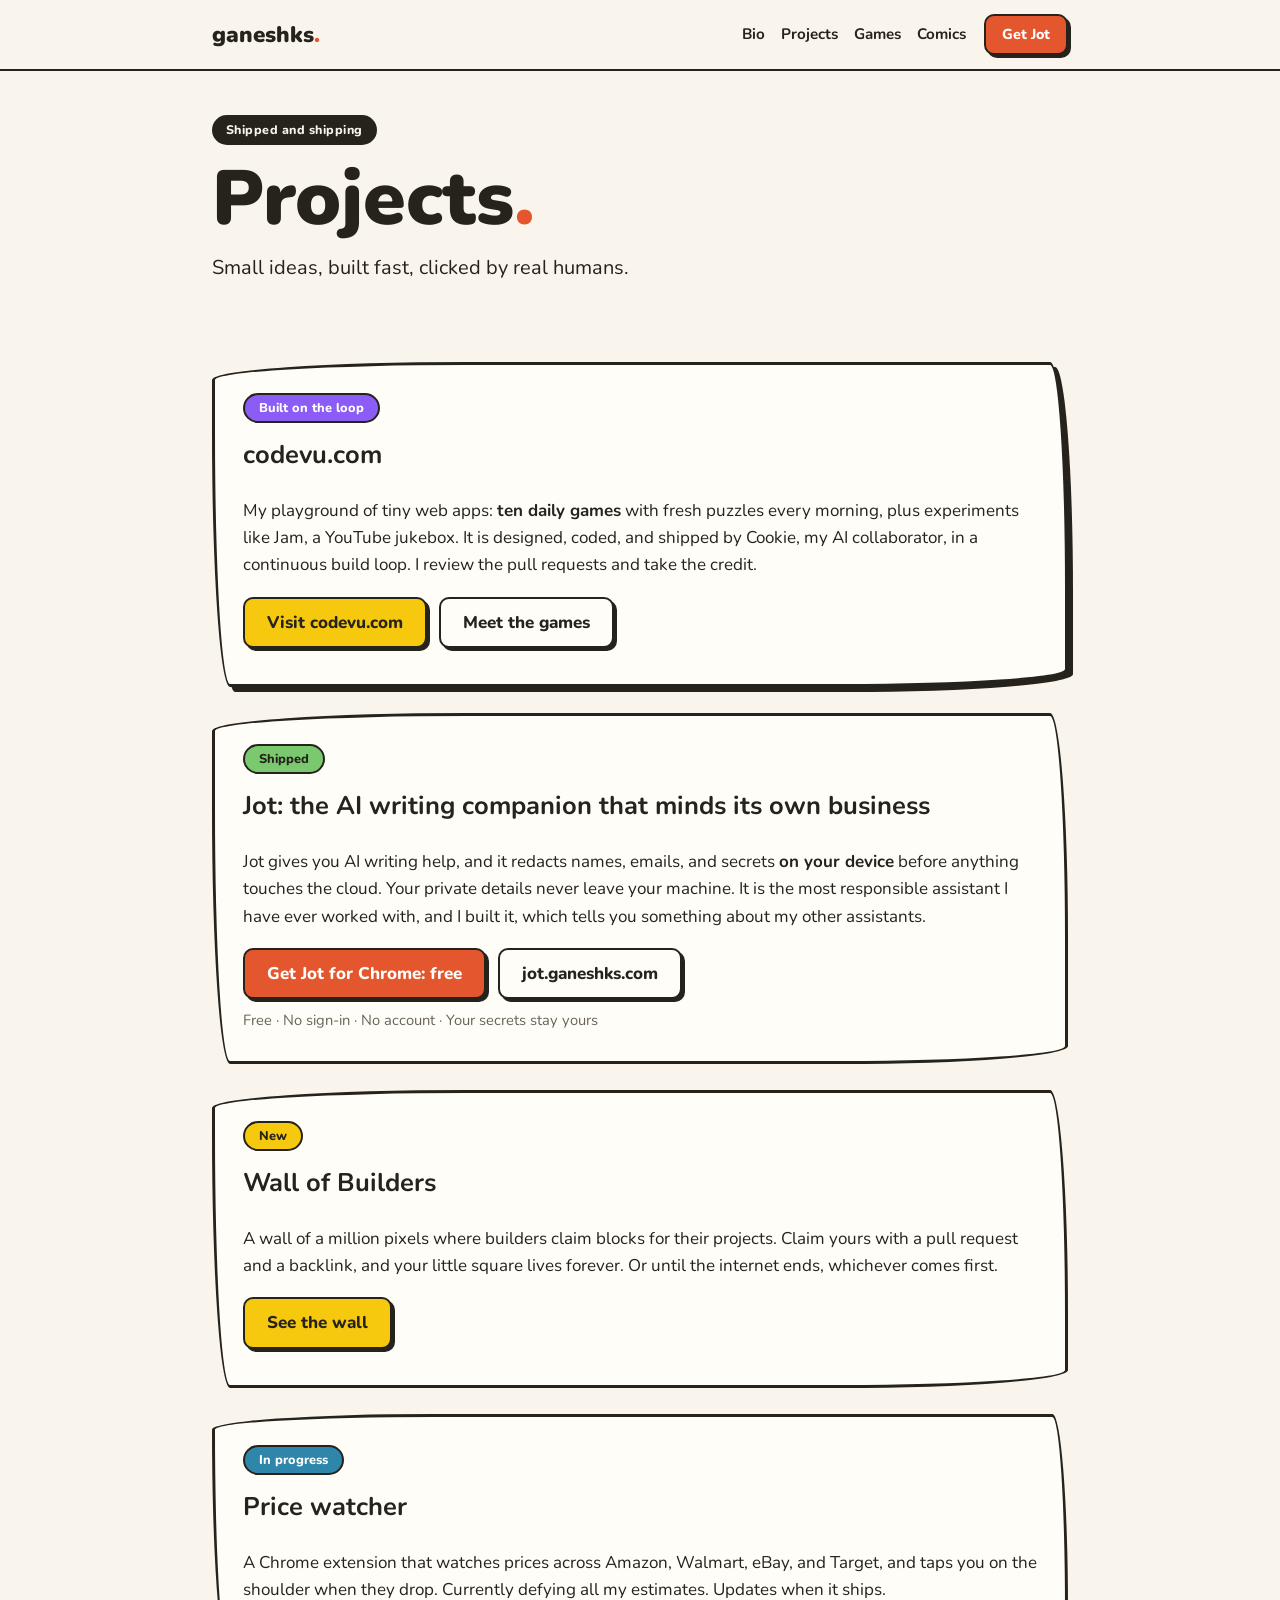
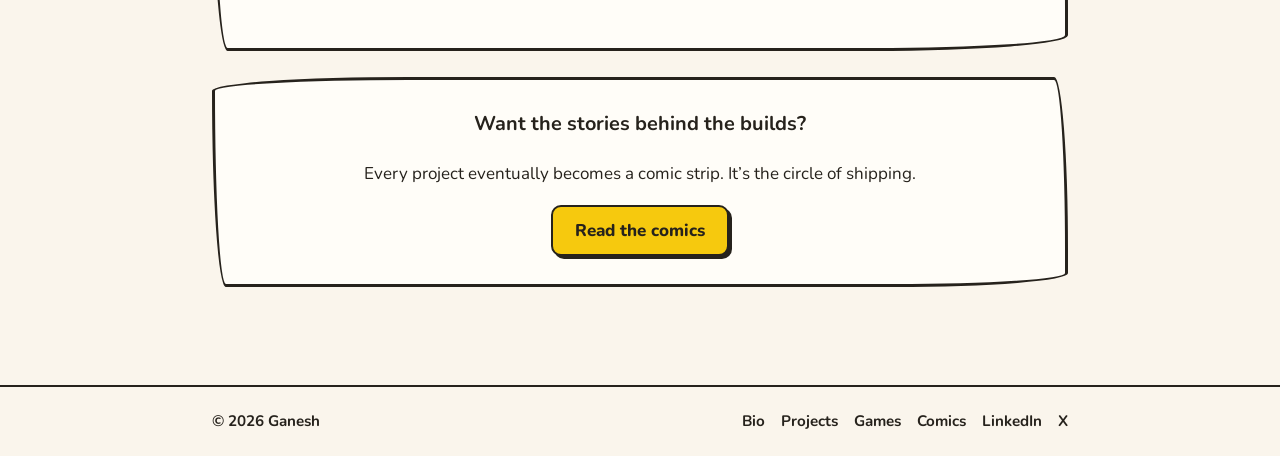
<file: projects.html>
<!DOCTYPE html>
<html lang="en">
<head>
<meta charset="utf-8">
<meta name="viewport" content="width=device-width, initial-scale=1">
<title>Projects — Ganesh</title>
<meta name="description" content="Projects by Ganesh: codevu, Jot, Wall of Builders, and weekend experiments.">
<meta name="theme-color" content="#faf5ec">
<link rel="icon" href="data:image/svg+xml,%3Csvg xmlns='http://www.w3.org/2000/svg' viewBox='0 0 64 64'%3E%3Crect width='64' height='64' rx='14' fill='%23f6c90e'/%3E%3Ctext x='32' y='45' font-family='sans-serif' font-size='36' font-weight='900' text-anchor='middle' fill='%2326221c'%3EG%3C/text%3E%3C/svg%3E">
<link rel="preconnect" href="https://fonts.googleapis.com">
<link rel="preconnect" href="https://fonts.gstatic.com" crossorigin>
<link href="https://fonts.googleapis.com/css2?family=Patrick+Hand&family=Nunito:wght@400;700;800;900&display=swap" rel="stylesheet">
<link rel="stylesheet" href="styles.css">
</head>
<body>

<header class="site-header">
  <div class="header-inner">
    <a class="brand" href="index.html">ganeshks<span class="brand-dot">.</span></a>
    <nav class="nav">
      <a href="bio.html">Bio</a>
      <a href="projects.html">Projects</a>
      <a href="games.html">Games</a>
      <a href="comics.html">Comics</a>
    </nav>
    <a class="btn btn-small btn-accent" href="https://chromewebstore.google.com/detail/jot/ocbfgpiibmgkkjbpbpnhejalpakdonjh">Get Jot</a>
  </div>
</header>

<main>
  <section class="hero wrap">
    <p class="pill">Shipped and shipping</p>
    <h1>Projects<span class="brand-dot">.</span></h1>
    <p class="lede">Small ideas, built fast, clicked by real humans.</p>
  </section>

  <section class="wrap block">
    <div class="card sketch shadow">
      <p class="badge badge-purple">Built on the loop</p>
      <h2 style="margin-top:0">codevu.com</h2>
      <p>My playground of tiny web apps: <strong>ten daily games</strong> with fresh puzzles every morning, plus experiments like Jam, a YouTube jukebox. It is designed, coded, and shipped by Cookie, my AI collaborator, in a continuous build loop. I review the pull requests and take the credit.</p>
      <div class="row">
        <a class="btn btn-primary" href="https://codevu.com/">Visit codevu.com</a>
        <a class="btn" href="games.html">Meet the games</a>
      </div>
    </div>

    <div class="card sketch">
      <p class="badge badge-green">Shipped</p>
      <h2 style="margin-top:0">Jot: the AI writing companion that minds its own business</h2>
      <p>Jot gives you AI writing help, and it redacts names, emails, and secrets <strong>on your device</strong> before anything touches the cloud. Your private details never leave your machine. It is the most responsible assistant I have ever worked with, and I built it, which tells you something about my other assistants.</p>
      <div class="row">
        <a class="btn btn-accent" href="https://chromewebstore.google.com/detail/jot/ocbfgpiibmgkkjbpbpnhejalpakdonjh">Get Jot for Chrome: free</a>
        <a class="btn" href="https://jot.ganeshks.com">jot.ganeshks.com</a>
      </div>
      <p class="fine">Free &middot; No sign-in &middot; No account &middot; Your secrets stay yours</p>
    </div>

    <div class="card sketch">
      <p class="badge">New</p>
      <h2 style="margin-top:0">Wall of Builders</h2>
      <p>A wall of a million pixels where builders claim blocks for their projects. Claim yours with a pull request and a backlink, and your little square lives forever. Or until the internet ends, whichever comes first.</p>
      <div class="row">
        <a class="btn btn-primary" href="https://codevu.com/wob">See the wall</a>
      </div>
    </div>

    <div class="card sketch">
      <p class="badge badge-blue">In progress</p>
      <h2 style="margin-top:0">Price watcher</h2>
      <p>A Chrome extension that watches prices across Amazon, Walmart, eBay, and Target, and taps you on the shoulder when they drop. Currently defying all my estimates. Updates when it ships.</p>
    </div>

    <div class="card sketch" style="text-align:center">
      <h3 style="margin-top:0">Want the stories behind the builds?</h3>
      <p style="margin-bottom:18px">Every project eventually becomes a comic strip. It&rsquo;s the circle of shipping.</p>
      <a class="btn btn-primary" href="comics.html">Read the comics</a>
    </div>
  </section>
</main>

<footer class="site-footer">
  <div class="footer-inner">
    <span>&copy; 2026 Ganesh</span>
    <span class="footer-links">
      <a href="bio.html">Bio</a>
      <a href="projects.html">Projects</a>
      <a href="games.html">Games</a>
      <a href="comics.html">Comics</a>
      <a href="https://www.linkedin.com/in/ganeshks1011/" target="_blank" rel="noreferrer">LinkedIn</a>
      <a href="https://x.com/codevuhq" target="_blank" rel="noreferrer">X</a>
    </span>
  </div>
</footer>

</body>
</html>
</file>
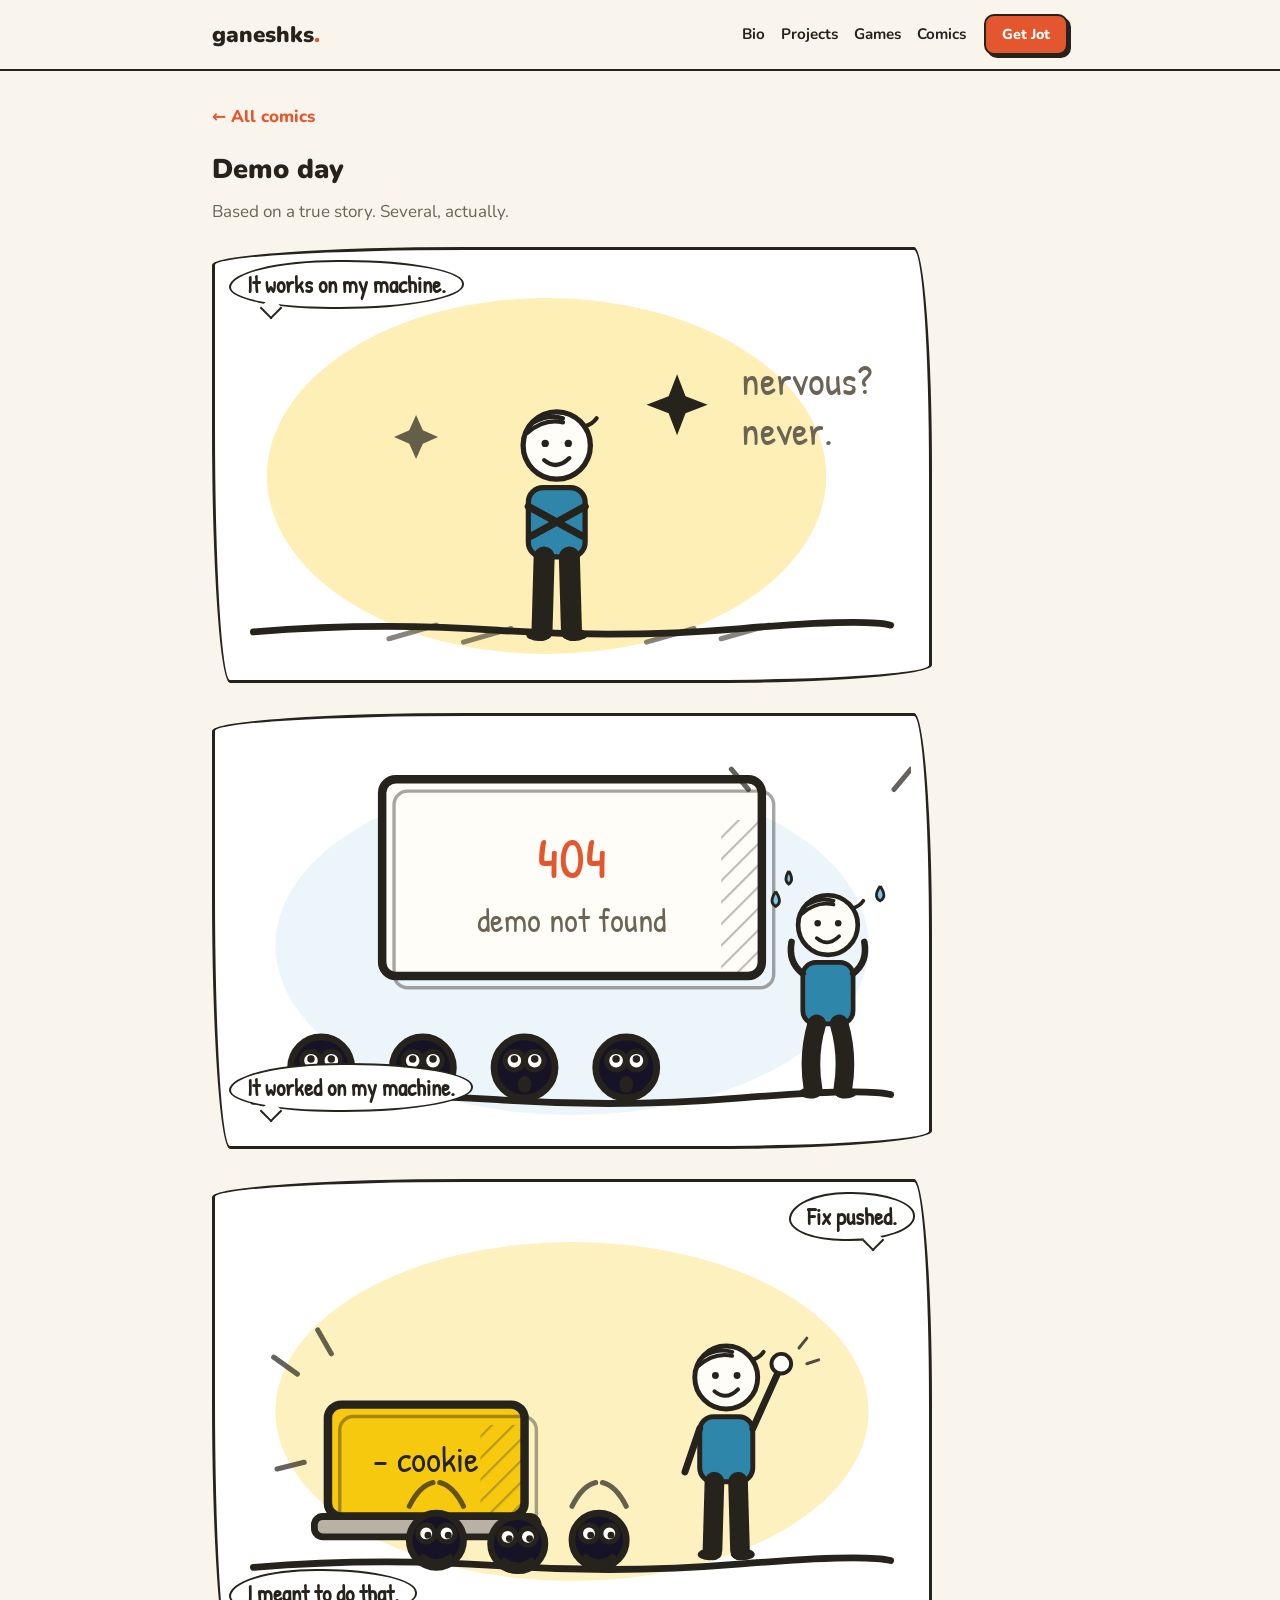
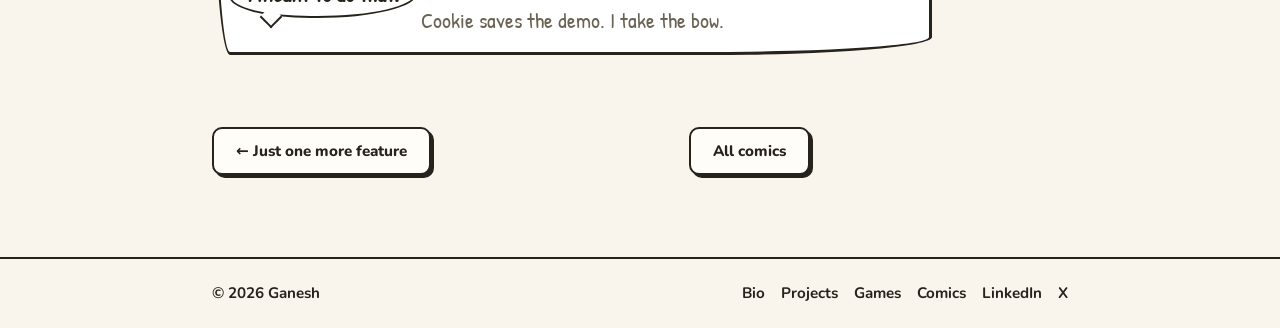
<file: comics/demo-day.html>
<!DOCTYPE html>
<html lang="en">
<head>
<meta charset="utf-8">
<meta name="viewport" content="width=device-width, initial-scale=1">
<title>Demo day — Comics — Ganesh</title>
<meta name="description" content="It works on my machine. It worked on my machine. Based on a true story. Several, actually.">
<meta name="theme-color" content="#faf5ec">
<link rel="icon" href="data:image/svg+xml,%3Csvg xmlns='http://www.w3.org/2000/svg' viewBox='0 0 64 64'%3E%3Crect width='64' height='64' rx='14' fill='%23f6c90e'/%3E%3Ctext x='32' y='45' font-family='sans-serif' font-size='36' font-weight='900' text-anchor='middle' fill='%2326221c'%3EG%3C/text%3E%3C/svg%3E">
<link rel="preconnect" href="https://fonts.googleapis.com">
<link rel="preconnect" href="https://fonts.gstatic.com" crossorigin>
<link href="https://fonts.googleapis.com/css2?family=Patrick+Hand&family=Nunito:wght@400;700;800;900&display=swap" rel="stylesheet">
<link rel="stylesheet" href="../styles.css">
</head>
<body>

<header class="site-header">
  <div class="header-inner">
    <a class="brand" href="../index.html">ganeshks<span class="brand-dot">.</span></a>
    <nav class="nav">
      <a href="../bio.html">Bio</a>
      <a href="../projects.html">Projects</a>
      <a href="../games.html">Games</a>
      <a href="../comics.html">Comics</a>
    </nav>
    <a class="btn btn-small btn-accent" href="https://chromewebstore.google.com/detail/jot/ocbfgpiibmgkkjbpbpnhejalpakdonjh">Get Jot</a>
  </div>
</header>

<main>
  <section class="wrap block">
    <p class="reader-top"><a class="link-more" href="../comics.html">&larr; All comics</a></p>
    <article class="strip comic-reader">
<article class="strip">
      <div class="strip-head"><h2>Demo day</h2></div>
      <p class="strip-sub">Based on a true story. Several, actually.</p>

      <div class="panel">
        <div class="bubble b-tl">It works on my machine.</div>
        <svg class="scene" viewBox="0 0 400 230" role="img" aria-label="Confident person with arms crossed"><ellipse cx="185" cy="118" rx="165" ry="105" fill="#f9d84a" opacity=".4"/>
<path d="M12 210 q72 -6 144 -1 t144 -1 t88 -2" fill="none" stroke="#26221c" stroke-width="4" stroke-linecap="round"/>
<g stroke="#26221c" stroke-width="3" stroke-linecap="round" opacity=".55">
<path d="M92 214 l28 -8 M136 216 l28 -8 M244 216 l28 -8 M288 214 l28 -8"/>
</g>
<g transform="translate(191,100) scale(0.62)">
<circle cx="0" cy="0" r="32" fill="#fffdf8" stroke="#26221c" stroke-width="5"/>
<path d="M-28 -12 q16 -14 34 -10 M-22 -22 q14 -8 28 -4 M26 -18 q8 -2 12 -8" fill="none" stroke="#26221c" stroke-width="4" stroke-linecap="round"/>
<circle cx="-11" cy="-2" r="3.5" fill="#26221c"/>
<circle cx="11" cy="-2" r="3.5" fill="#26221c"/>
<path d="M-12 14 Q0 24 12 12" fill="none" stroke="#26221c" stroke-width="4" stroke-linecap="round"/>
<rect x="-27" y="40" width="54" height="66" rx="14" fill="#2e86ab" stroke="#26221c" stroke-width="5"/>
<g stroke="#26221c" stroke-width="7" stroke-linecap="round" fill="none"><path d="M-27 58 L24 86"/><path d="M27 58 L-24 86"/></g>
<path d="M-12 106 L-14 176 M12 106 L14 176" fill="none" stroke="#26221c" stroke-width="20" stroke-linecap="round"/>
<ellipse cx="-17" cy="180" rx="12" ry="6" fill="#26221c"/>
<ellipse cx="17" cy="180" rx="12" ry="6" fill="#26221c"/>

</g>
<path d="M262 58 l5 13 13 5 -13 5 -5 13 -5 -13 -13 -5 13 -5 Z" fill="#26221c"/>
<path d="M108 82 l4 9 9 4 -9 4 -4 9 -4 -9 -9 -4 9 -4 Z" fill="#26221c" opacity=".7"/>
<text x="300" y="70" font-family="Patrick Hand, cursive" font-size="24" fill="#6b6455">nervous?</text>
<text x="300" y="100" font-family="Patrick Hand, cursive" font-size="24" fill="#6b6455">never.</text></svg>
      </div>

      <div class="panel">
        <div class="bubble b-bl">It worked on my machine.</div>
        <svg class="scene" viewBox="0 0 400 230" role="img" aria-label="Blank projector screen in front of an audience"><ellipse cx="200" cy="120" rx="175" ry="100" fill="#d9ecf5" opacity=".5"/>
<defs><pattern id="dd2-hatch" width="9" height="9" patternUnits="userSpaceOnUse" patternTransform="rotate(45)"><line x1="0" y1="0" x2="0" y2="9" stroke="#26221c" stroke-width="2.5"/></pattern></defs>
<rect x="88" y="22" width="224" height="116" rx="8" fill="#fffdf8" stroke="#26221c" stroke-width="5"/>
<rect x="95" y="29" width="224" height="116" rx="8" fill="none" stroke="#26221c" stroke-width="2" opacity=".4"/>
<rect x="288" y="46" width="24" height="92" fill="url(#dd2-hatch)" opacity=".3"/>
<text x="200" y="80" text-anchor="middle" font-family="Patrick Hand, cursive" font-size="34" fill="#e4572e">404</text>
<text x="200" y="112" text-anchor="middle" font-family="Patrick Hand, cursive" font-size="20" fill="#6b6455">demo not found</text>
<path d="M12 212 q72 -6 144 -1 t144 -1 t88 -2" fill="none" stroke="#26221c" stroke-width="4" stroke-linecap="round"/>
<g transform="translate(351,108) scale(0.55)">
<circle cx="0" cy="0" r="32" fill="#fffdf8" stroke="#26221c" stroke-width="5"/>
<path d="M-28 -12 q16 -14 34 -10 M-22 -22 q14 -8 28 -4 M26 -18 q8 -2 12 -8" fill="none" stroke="#26221c" stroke-width="4" stroke-linecap="round"/>
<circle cx="-11" cy="-2" r="3.5" fill="#26221c"/>
<circle cx="11" cy="-2" r="3.5" fill="#26221c"/>
<path d="M-12 14 Q0 24 12 12" fill="none" stroke="#26221c" stroke-width="4" stroke-linecap="round"/>
<rect x="-27" y="40" width="54" height="66" rx="14" fill="#2e86ab" stroke="#26221c" stroke-width="5"/>
<g stroke="#26221c" stroke-width="7" stroke-linecap="round" fill="none"><path d="M-27 52 q-16 -12 -12 -34"/><path d="M27 52 q16 -12 12 -34"/></g>
<path d="M-12 106 q-10 34 -4 70 M12 106 q10 34 4 70" fill="none" stroke="#26221c" stroke-width="20" stroke-linecap="round"/>
<ellipse cx="-19" cy="180" rx="12" ry="6" fill="#26221c"/>
<ellipse cx="19" cy="180" rx="12" ry="6" fill="#26221c"/>
<g fill="#7cc4e8" stroke="#26221c" stroke-width="3"><path d="M-56 -36 q-8 12 0 16 q8 -4 0 -16"/><path d="M56 -42 q-8 12 0 16 q8 -4 0 -16"/><path d="M-42 -58 q-6 10 0 14 q6 -4 0 -14"/></g>
</g>
<g stroke="#26221c" stroke-width="3" stroke-linecap="round" opacity=".7" fill="none">
<path d="M304 28 l-10 -12 M390 28 l10 -12"/>
</g>
<g stroke="#26221c" stroke-width="4">
<circle cx="52" cy="192" r="18" fill="#171326"/>
<circle cx="112" cy="192" r="18" fill="#171326"/>
<circle cx="172" cy="192" r="18" fill="#171326"/>
<circle cx="232" cy="192" r="18" fill="#171326"/>
</g>
<g fill="#fff" stroke="#26221c" stroke-width="3">
<circle cx="46" cy="188" r="5.5"/><circle cx="58" cy="188" r="5.5"/>
<circle cx="106" cy="188" r="5.5"/><circle cx="118" cy="188" r="5.5"/>
<circle cx="166" cy="188" r="5.5"/><circle cx="178" cy="188" r="5.5"/>
<circle cx="226" cy="188" r="5.5"/><circle cx="238" cy="188" r="5.5"/>
</g>
<g fill="#26221c">
<circle cx="46" cy="187" r="2.2"/><circle cx="58" cy="187" r="2.2"/>
<circle cx="106" cy="187" r="2.2"/><circle cx="118" cy="187" r="2.2"/>
<circle cx="166" cy="187" r="2.2"/><circle cx="178" cy="187" r="2.2"/>
<circle cx="226" cy="187" r="2.2"/><circle cx="238" cy="187" r="2.2"/>
<ellipse cx="52" cy="202" rx="4" ry="5"/>
<ellipse cx="112" cy="202" rx="4" ry="5"/>
<ellipse cx="172" cy="202" rx="4" ry="5"/>
<ellipse cx="232" cy="202" rx="4" ry="5"/>
</g></svg>
      </div>

      <div class="panel">
        <div class="bubble b-tr">Fix pushed.</div>
        <div class="bubble b-bl">I meant to do that.</div>
        <svg class="scene" viewBox="0 0 400 230" role="img" aria-label="Laptop saves the demo, audience applauds"><ellipse cx="200" cy="120" rx="175" ry="100" fill="#f9d84a" opacity=".35"/>
<defs><pattern id="dd3-hatch" width="9" height="9" patternUnits="userSpaceOnUse" patternTransform="rotate(45)"><line x1="0" y1="0" x2="0" y2="9" stroke="#26221c" stroke-width="2.5"/></pattern></defs>
<g stroke="#26221c" stroke-width="3" stroke-linecap="round" opacity=".7" fill="none">
<path d="M38 98 l-14 -10 M42 150 l-16 4 M58 86 l-8 -14"/>
</g>
<rect x="56" y="116" width="116" height="66" rx="8" fill="#f6c90e" stroke="#26221c" stroke-width="5"/>
<rect x="63" y="123" width="116" height="66" rx="8" fill="none" stroke="#26221c" stroke-width="2" opacity=".4"/>
<rect x="146" y="128" width="26" height="54" fill="url(#dd3-hatch)" opacity=".3"/>
<text x="114" y="156" text-anchor="middle" font-family="Patrick Hand, cursive" font-size="22" fill="#26221c">- cookie</text>
<rect x="48" y="182" width="132" height="12" rx="5" fill="#b9b2a4" stroke="#26221c" stroke-width="4"/>
<path d="M12 212 q72 -6 144 -1 t144 -1 t88 -2" fill="none" stroke="#26221c" stroke-width="4" stroke-linecap="round"/>
<g transform="translate(291,100) scale(0.58)">
<circle cx="0" cy="0" r="32" fill="#fffdf8" stroke="#26221c" stroke-width="5"/>
<path d="M-28 -12 q16 -14 34 -10 M-22 -22 q14 -8 28 -4 M26 -18 q8 -2 12 -8" fill="none" stroke="#26221c" stroke-width="4" stroke-linecap="round"/>
<circle cx="-11" cy="-2" r="3.5" fill="#26221c"/>
<circle cx="11" cy="-2" r="3.5" fill="#26221c"/>
<path d="M-12 14 Q0 24 12 12" fill="none" stroke="#26221c" stroke-width="4" stroke-linecap="round"/>
<rect x="-27" y="40" width="54" height="66" rx="14" fill="#2e86ab" stroke="#26221c" stroke-width="5"/>
<g stroke="#26221c" stroke-width="7" stroke-linecap="round" fill="none"><path d="M-27 52 L-42 96"/><path d="M27 52 L54 -8"/></g>
<path d="M-12 106 L-14 176 M12 106 L14 176" fill="none" stroke="#26221c" stroke-width="20" stroke-linecap="round"/>
<ellipse cx="-17" cy="180" rx="12" ry="6" fill="#26221c"/>
<ellipse cx="17" cy="180" rx="12" ry="6" fill="#26221c"/>
<circle cx="56" cy="-14" r="10" fill="#fffdf8" stroke="#26221c" stroke-width="4"/><g stroke="#26221c" stroke-width="3" stroke-linecap="round" opacity=".8" fill="none"><path d="M74 -30 l8 -10 M82 -14 l12 -4"/></g>
</g>
<g stroke="#26221c" stroke-width="4">
<circle cx="120" cy="196" r="16" fill="#171326"/>
<circle cx="168" cy="198" r="16" fill="#171326"/>
<circle cx="216" cy="196" r="16" fill="#171326"/>
</g>
<g fill="#fff" stroke="#26221c" stroke-width="3">
<circle cx="114" cy="192" r="5"/><circle cx="126" cy="192" r="5"/>
<circle cx="162" cy="194" r="5"/><circle cx="174" cy="194" r="5"/>
<circle cx="210" cy="192" r="5"/><circle cx="222" cy="192" r="5"/>
</g>
<g fill="#26221c">
<circle cx="115" cy="193" r="2"/><circle cx="127" cy="193" r="2"/>
<circle cx="163" cy="195" r="2"/><circle cx="175" cy="195" r="2"/>
<circle cx="211" cy="193" r="2"/><circle cx="223" cy="193" r="2"/>
</g>
<g stroke="#26221c" stroke-linecap="round" fill="none">
<path d="M112 206 q8 6 16 0 M160 208 q8 6 16 0 M208 206 q8 6 16 0" stroke-width="3.5"/>
</g>
<g stroke="#26221c" stroke-width="3" stroke-linecap="round" opacity=".7" fill="none">
<path d="M104 176 q6 -12 14 -14 M136 176 q-6 -12 -14 -14 M200 176 q6 -12 14 -14 M232 176 q-6 -12 -14 -14"/>
</g></svg>
        <p class="cap">Cookie saves the demo. I take the bow.</p>
      </div>
    </article>
    </article>
      <nav class="comic-nav">
      <a class="btn" href="just-one-more-feature.html">&larr; Just one more feature</a>
      <a class="btn" href="../comics.html">All comics</a>
      <span></span>
      </nav>
  </section>
</main>

<footer class="site-footer">
  <div class="footer-inner">
    <span>&copy; 2026 Ganesh</span>
    <span class="footer-links">
      <a href="../bio.html">Bio</a>
      <a href="../projects.html">Projects</a>
      <a href="../games.html">Games</a>
      <a href="../comics.html">Comics</a>
      <a href="https://www.linkedin.com/in/ganeshks1011/" target="_blank" rel="noreferrer">LinkedIn</a>
      <a href="https://x.com/codevuhq" target="_blank" rel="noreferrer">X</a>
    </span>
  </div>
</footer>

</body>
</html>
</file>
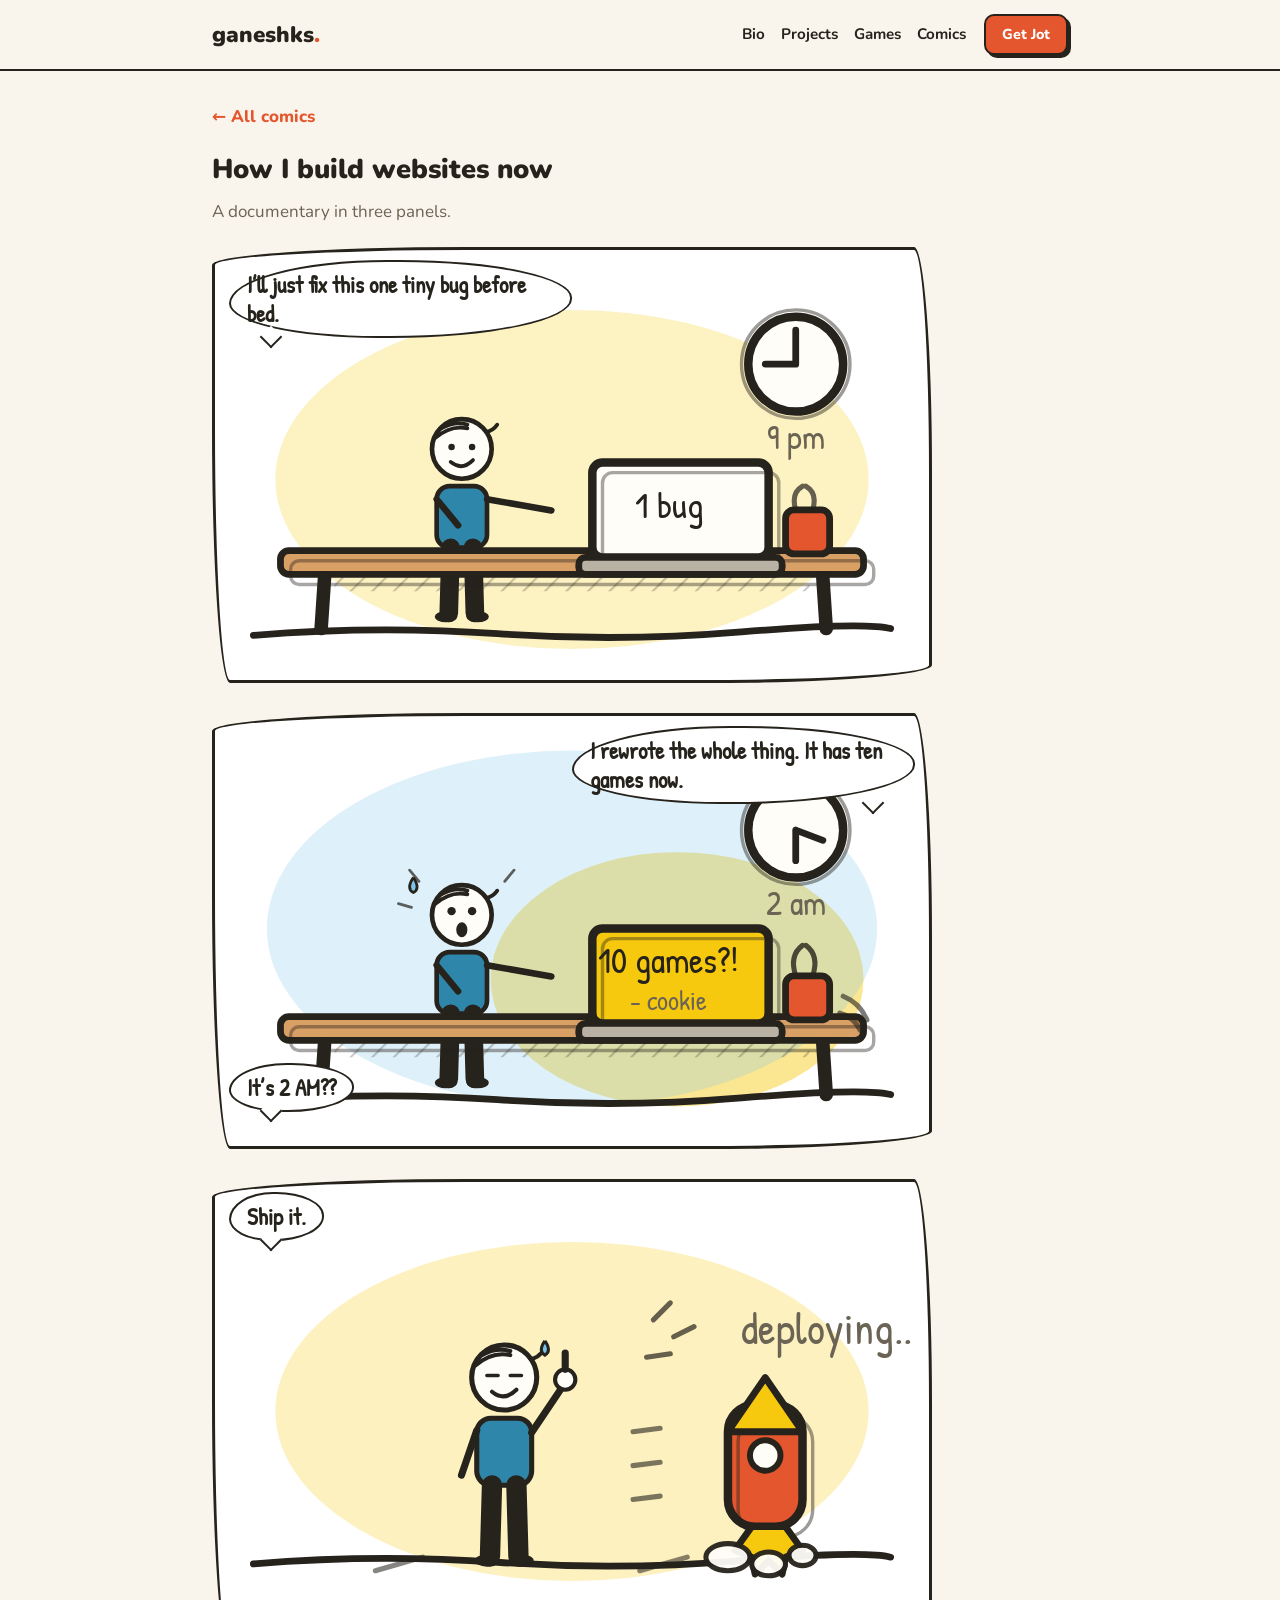
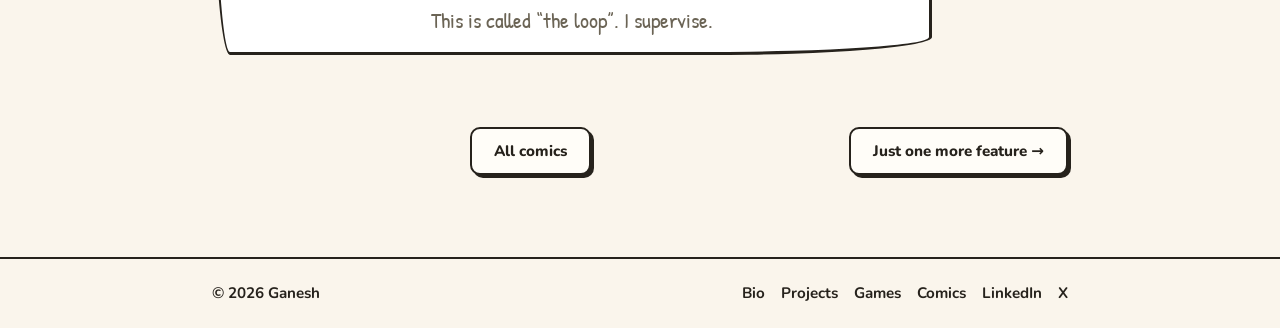
<file: comics/how-i-build-websites-now.html>
<!DOCTYPE html>
<html lang="en">
<head>
<meta charset="utf-8">
<meta name="viewport" content="width=device-width, initial-scale=1">
<title>How I build websites now — Comics — Ganesh</title>
<meta name="description" content="One tiny bug. Ten games. 2 AM. A documentary in three panels.">
<meta name="theme-color" content="#faf5ec">
<link rel="icon" href="data:image/svg+xml,%3Csvg xmlns='http://www.w3.org/2000/svg' viewBox='0 0 64 64'%3E%3Crect width='64' height='64' rx='14' fill='%23f6c90e'/%3E%3Ctext x='32' y='45' font-family='sans-serif' font-size='36' font-weight='900' text-anchor='middle' fill='%2326221c'%3EG%3C/text%3E%3C/svg%3E">
<link rel="preconnect" href="https://fonts.googleapis.com">
<link rel="preconnect" href="https://fonts.gstatic.com" crossorigin>
<link href="https://fonts.googleapis.com/css2?family=Patrick+Hand&family=Nunito:wght@400;700;800;900&display=swap" rel="stylesheet">
<link rel="stylesheet" href="../styles.css">
</head>
<body>

<header class="site-header">
  <div class="header-inner">
    <a class="brand" href="../index.html">ganeshks<span class="brand-dot">.</span></a>
    <nav class="nav">
      <a href="../bio.html">Bio</a>
      <a href="../projects.html">Projects</a>
      <a href="../games.html">Games</a>
      <a href="../comics.html">Comics</a>
    </nav>
    <a class="btn btn-small btn-accent" href="https://chromewebstore.google.com/detail/jot/ocbfgpiibmgkkjbpbpnhejalpakdonjh">Get Jot</a>
  </div>
</header>

<main>
  <section class="wrap block">
    <p class="reader-top"><a class="link-more" href="../comics.html">&larr; All comics</a></p>
    <article class="strip comic-reader">
<article class="strip">
      <div class="strip-head"><h2>How I build websites now</h2></div>
      <p class="strip-sub">A documentary in three panels.</p>

      <div class="panel">
        <div class="bubble b-tl">I&rsquo;ll just fix this one tiny bug before bed.</div>
        <svg class="scene" viewBox="0 0 400 230" role="img" aria-label="Person at a desk at 9pm"><ellipse cx="200" cy="120" rx="175" ry="100" fill="#f6c90e" opacity=".25"/>
<defs><pattern id="hb1-hatch" width="9" height="9" patternUnits="userSpaceOnUse" patternTransform="rotate(45)"><line x1="0" y1="0" x2="0" y2="9" stroke="#26221c" stroke-width="2.5"/></pattern></defs>
<circle cx="332" cy="52" r="28" fill="#fffdf8" stroke="#26221c" stroke-width="5"/>
<circle cx="332" cy="52" r="32" fill="none" stroke="#26221c" stroke-width="2" opacity=".45"/>
<path d="M332 52 L332 32 M332 52 L314 52" stroke="#26221c" stroke-width="4" stroke-linecap="round" fill="none"/>
<text x="332" y="102" text-anchor="middle" font-family="Patrick Hand, cursive" font-size="20" fill="#6b6455">9 pm</text>
<g transform="translate(135,102) scale(0.55)">
<circle cx="0" cy="0" r="32" fill="#fffdf8" stroke="#26221c" stroke-width="5"/>
<path d="M-28 -12 q16 -14 34 -10 M-22 -22 q14 -8 28 -4 M26 -18 q8 -2 12 -8" fill="none" stroke="#26221c" stroke-width="4" stroke-linecap="round"/>
<circle cx="-11" cy="-2" r="3.5" fill="#26221c"/>
<circle cx="11" cy="-2" r="3.5" fill="#26221c"/>
<path d="M-12 14 Q0 24 12 12" fill="none" stroke="#26221c" stroke-width="4" stroke-linecap="round"/>
<rect x="-27" y="40" width="54" height="66" rx="14" fill="#2e86ab" stroke="#26221c" stroke-width="5"/>
<g stroke="#26221c" stroke-width="7" stroke-linecap="round" fill="none"><path d="M-27 54 L-4 82"/><path d="M27 54 L96 66"/></g>
<path d="M-12 106 L-14 176 M12 106 L14 176" fill="none" stroke="#26221c" stroke-width="20" stroke-linecap="round"/>
<ellipse cx="-17" cy="180" rx="12" ry="6" fill="#26221c"/>
<ellipse cx="17" cy="180" rx="12" ry="6" fill="#26221c"/>

</g>
<rect x="28" y="162" width="344" height="14" rx="5" fill="#d9a066" stroke="#26221c" stroke-width="4"/>
<rect x="34" y="168" width="344" height="14" rx="5" fill="none" stroke="#26221c" stroke-width="2" opacity=".4"/>
<rect x="60" y="176" width="280" height="10" fill="url(#hb1-hatch)" opacity=".25"/>
<g stroke="#26221c" stroke-linecap="round" fill="none">
<path d="M54 178 L52 208 M348 178 L350 208" stroke-width="8"/>
</g>
<path d="M12 212 q72 -6 144 -1 t144 -1 t88 -2" fill="none" stroke="#26221c" stroke-width="4" stroke-linecap="round"/>

<rect x="212" y="110" width="104" height="56" rx="6" fill="#fffdf8" stroke="#26221c" stroke-width="5"/>
<rect x="218" y="116" width="104" height="56" rx="6" fill="none" stroke="#26221c" stroke-width="2" opacity=".4"/>
<text x="257" y="143" text-anchor="middle" font-family="Patrick Hand, cursive" font-size="22" fill="#26221c">1 bug</text>
<rect x="204" y="166" width="120" height="10" rx="4" fill="#b9b2a4" stroke="#26221c" stroke-width="4"/>
<rect x="326" y="138" width="26" height="26" rx="5" fill="#e4572e" stroke="#26221c" stroke-width="4"/>
<path d="M332 138 q-3 -10 4 -14 M342 138 q3 -10 -4 -14" fill="none" stroke="#26221c" stroke-width="3" stroke-linecap="round" opacity=".7"/></svg>
      </div>

      <div class="panel">
        <div class="bubble b-tr">I rewrote the whole thing. It has ten games now.</div>
        <div class="bubble b-bl">It&rsquo;s 2 AM??</div>
        <svg class="scene" viewBox="0 0 400 230" role="img" aria-label="Person at a desk at 2am, laptop glowing"><ellipse cx="262" cy="140" rx="110" ry="75" fill="#f6c90e" opacity=".45"/>
<ellipse cx="200" cy="110" rx="180" ry="105" fill="#7cc4e8" opacity=".25"/>
<defs><pattern id="hb2-hatch" width="9" height="9" patternUnits="userSpaceOnUse" patternTransform="rotate(45)"><line x1="0" y1="0" x2="0" y2="9" stroke="#26221c" stroke-width="2.5"/></pattern></defs>
<circle cx="332" cy="52" r="28" fill="#fffdf8" stroke="#26221c" stroke-width="5"/>
<circle cx="332" cy="52" r="32" fill="none" stroke="#26221c" stroke-width="2" opacity=".45"/>
<path d="M332 52 L332 70 M332 52 L348 58" stroke="#26221c" stroke-width="4" stroke-linecap="round" fill="none"/>
<text x="332" y="102" text-anchor="middle" font-family="Patrick Hand, cursive" font-size="20" fill="#6b6455">2 am</text>
<g transform="translate(135,102) scale(0.55)">
<circle cx="0" cy="0" r="32" fill="#fffdf8" stroke="#26221c" stroke-width="5"/>
<path d="M-28 -12 q16 -14 34 -10 M-22 -22 q14 -8 28 -4 M26 -18 q8 -2 12 -8" fill="none" stroke="#26221c" stroke-width="4" stroke-linecap="round"/>
<circle cx="-11" cy="-4" r="4.5" fill="#26221c"/>
<circle cx="11" cy="-4" r="4.5" fill="#26221c"/>
<ellipse cx="0" cy="16" rx="6" ry="8" fill="#26221c"/>
<path d="M-52 -40 q-8 12 0 16 q8 -4 0 -16" fill="#7cc4e8" stroke="#26221c" stroke-width="3"/>
<rect x="-27" y="40" width="54" height="66" rx="14" fill="#2e86ab" stroke="#26221c" stroke-width="5"/>
<g stroke="#26221c" stroke-width="7" stroke-linecap="round" fill="none"><path d="M-27 54 L-4 82"/><path d="M27 54 L96 66"/></g>
<path d="M-12 106 L-14 176 M12 106 L14 176" fill="none" stroke="#26221c" stroke-width="20" stroke-linecap="round"/>
<ellipse cx="-17" cy="180" rx="12" ry="6" fill="#26221c"/>
<ellipse cx="17" cy="180" rx="12" ry="6" fill="#26221c"/>
<g stroke="#26221c" stroke-width="3" stroke-linecap="round" opacity=".7" fill="none"><path d="M-46 -36 l-10 -12 M46 -36 l10 -12 M-54 -8 l-14 -4"/></g>
</g>
<rect x="28" y="162" width="344" height="14" rx="5" fill="#d9a066" stroke="#26221c" stroke-width="4"/>
<rect x="34" y="168" width="344" height="14" rx="5" fill="none" stroke="#26221c" stroke-width="2" opacity=".4"/>
<rect x="60" y="176" width="280" height="10" fill="url(#hb2-hatch)" opacity=".25"/>
<g stroke="#26221c" stroke-linecap="round" fill="none">
<path d="M54 178 L52 208 M348 178 L350 208" stroke-width="8"/>
</g>
<path d="M12 212 q72 -6 144 -1 t144 -1 t88 -2" fill="none" stroke="#26221c" stroke-width="4" stroke-linecap="round"/>

<rect x="212" y="110" width="104" height="56" rx="6" fill="#f6c90e" stroke="#26221c" stroke-width="5"/>
<rect x="218" y="116" width="104" height="56" rx="6" fill="none" stroke="#26221c" stroke-width="2" opacity=".4"/>
<text x="257" y="136" text-anchor="middle" font-family="Patrick Hand, cursive" font-size="21" fill="#26221c">10 games?!</text>
<text x="257" y="158" text-anchor="middle" font-family="Patrick Hand, cursive" font-size="16" fill="#6b6455">- cookie</text>
<rect x="204" y="166" width="120" height="10" rx="4" fill="#b9b2a4" stroke="#26221c" stroke-width="4"/>
<rect x="326" y="138" width="26" height="26" rx="5" fill="#e4572e" stroke="#26221c" stroke-width="4"/>
<path d="M332 138 q-4 -12 4 -18 M342 138 q4 -12 -4 -18" fill="none" stroke="#26221c" stroke-width="3" stroke-linecap="round" opacity=".8"/>
<g stroke="#26221c" stroke-width="3" stroke-linecap="round" opacity=".6" fill="none">
<path d="M360 150 q10 4 14 14 M358 160 q8 2 12 10"/>
</g></svg>
      </div>

      <div class="panel">
        <div class="bubble b-tl">Ship it.</div>
        <svg class="scene" viewBox="0 0 400 230" role="img" aria-label="Bleary person giving a thumbs up"><ellipse cx="200" cy="120" rx="175" ry="100" fill="#f9d84a" opacity=".35"/>
<defs><pattern id="hb3-hatch" width="9" height="9" patternUnits="userSpaceOnUse" patternTransform="rotate(45)"><line x1="0" y1="0" x2="0" y2="9" stroke="#26221c" stroke-width="2.5"/></pattern></defs>
<path d="M12 210 q72 -6 144 -1 t144 -1 t88 -2" fill="none" stroke="#26221c" stroke-width="4" stroke-linecap="round"/>
<g stroke="#26221c" stroke-width="3" stroke-linecap="round" opacity=".55">
<path d="M84 214 l28 -8 M240 214 l28 -8"/>
</g>
<g transform="translate(160,100) scale(0.6)">
<circle cx="0" cy="0" r="32" fill="#fffdf8" stroke="#26221c" stroke-width="5"/>
<path d="M-28 -12 q16 -14 34 -10 M-22 -22 q14 -8 28 -4 M26 -18 q8 -2 12 -8" fill="none" stroke="#26221c" stroke-width="4" stroke-linecap="round"/>
<path d="M-17 -2 h11 M6 -2 h11" stroke="#26221c" stroke-width="3.5" stroke-linecap="round" fill="none"/>
<path d="M-12 14 Q0 24 12 12" fill="none" stroke="#26221c" stroke-width="4" stroke-linecap="round"/>
<path d="M40 -36 q-7 10 0 14 q7 -4 0 -14" fill="#7cc4e8" stroke="#26221c" stroke-width="3"/>
<rect x="-27" y="40" width="54" height="66" rx="14" fill="#2e86ab" stroke="#26221c" stroke-width="5"/>
<g stroke="#26221c" stroke-width="7" stroke-linecap="round" fill="none"><path d="M-27 52 L-42 96"/><path d="M27 54 L58 8"/></g>
<path d="M-12 106 L-14 176 M12 106 L14 176" fill="none" stroke="#26221c" stroke-width="20" stroke-linecap="round"/>
<ellipse cx="-17" cy="180" rx="12" ry="6" fill="#26221c"/>
<ellipse cx="17" cy="180" rx="12" ry="6" fill="#26221c"/>
<circle cx="60" cy="2" r="10" fill="#fffdf8" stroke="#26221c" stroke-width="4"/><path d="M60 -8 L60 -24" stroke="#26221c" stroke-width="7" stroke-linecap="round"/>
</g>
<g stroke="#26221c" stroke-width="3" stroke-linecap="round" opacity=".7" fill="none">
<path d="M248 66 l10 -10 M260 76 l12 -6 M244 88 l14 -2"/>
</g>
<text x="300" y="80" font-family="Patrick Hand, cursive" font-size="26" fill="#6b6455">deploying...</text>
<g stroke="#26221c" stroke-width="3" stroke-linecap="round" opacity=".6" fill="none">
<path d="M252 130 l-16 2 M252 150 l-16 2 M252 170 l-16 2"/>
</g>
<rect x="292" y="116" width="44" height="72" rx="16" fill="#e4572e" stroke="#26221c" stroke-width="5"/>
<rect x="298" y="122" width="44" height="72" rx="16" fill="none" stroke="#26221c" stroke-width="2" opacity=".45"/>
<path d="M292 132 L314 100 L336 132 Z" fill="#f6c90e" stroke="#26221c" stroke-width="4" stroke-linejoin="round"/>
<path d="M306 188 l-10 14 10 4 2 10 8 -8 8 8 2 -10 10 -4 -10 -14 Z" fill="#f6c90e" stroke="#26221c" stroke-width="4" stroke-linejoin="round"/>
<circle cx="314" cy="146" r="9" fill="#fffdf8" stroke="#26221c" stroke-width="3.5"/>
<g fill="#fffdf8" stroke="#26221c" stroke-width="3" opacity=".95">
<ellipse cx="292" cy="206" rx="13" ry="8"/>
<ellipse cx="316" cy="210" rx="10" ry="7"/>
<ellipse cx="336" cy="205" rx="8" ry="6"/>
</g></svg>
        <p class="cap">This is called &ldquo;the loop&rdquo;. I supervise.</p>
      </div>
    </article>
    </article>
      <nav class="comic-nav">
      <span></span>
      <a class="btn" href="../comics.html">All comics</a>
      <a class="btn" href="just-one-more-feature.html">Just one more feature &rarr;</a>
      </nav>
  </section>
</main>

<footer class="site-footer">
  <div class="footer-inner">
    <span>&copy; 2026 Ganesh</span>
    <span class="footer-links">
      <a href="../bio.html">Bio</a>
      <a href="../projects.html">Projects</a>
      <a href="../games.html">Games</a>
      <a href="../comics.html">Comics</a>
      <a href="https://www.linkedin.com/in/ganeshks1011/" target="_blank" rel="noreferrer">LinkedIn</a>
      <a href="https://x.com/codevuhq" target="_blank" rel="noreferrer">X</a>
    </span>
  </div>
</footer>

</body>
</html>
</file>
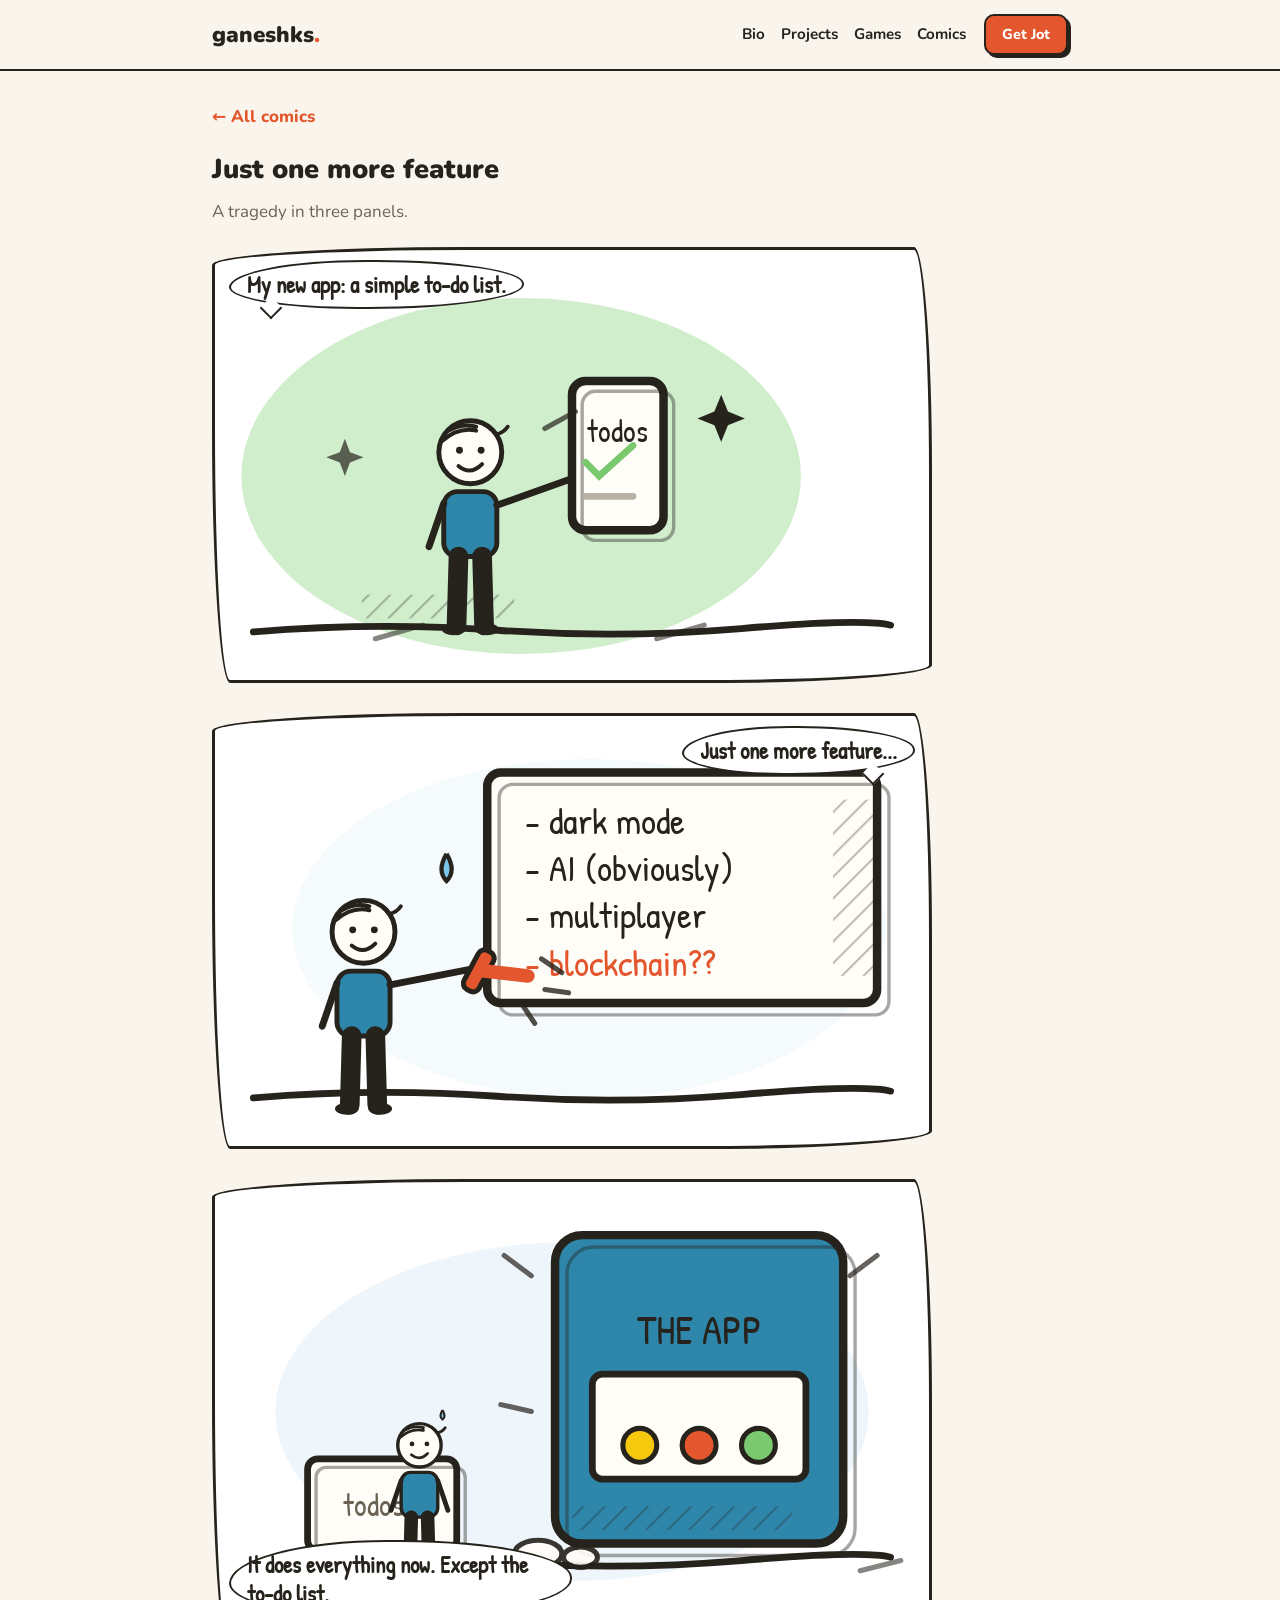
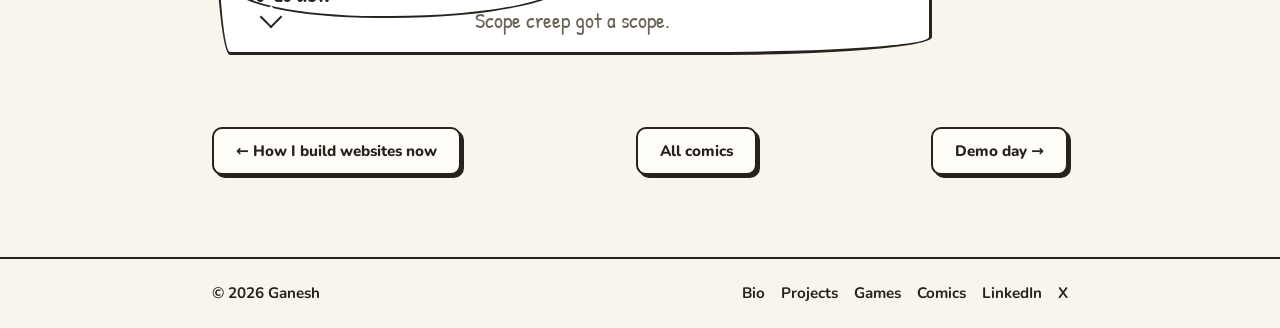
<file: comics/just-one-more-feature.html>
<!DOCTYPE html>
<html lang="en">
<head>
<meta charset="utf-8">
<meta name="viewport" content="width=device-width, initial-scale=1">
<title>Just one more feature — Comics — Ganesh</title>
<meta name="description" content="A to-do list app, ruined by ambition. A tragedy in three panels.">
<meta name="theme-color" content="#faf5ec">
<link rel="icon" href="data:image/svg+xml,%3Csvg xmlns='http://www.w3.org/2000/svg' viewBox='0 0 64 64'%3E%3Crect width='64' height='64' rx='14' fill='%23f6c90e'/%3E%3Ctext x='32' y='45' font-family='sans-serif' font-size='36' font-weight='900' text-anchor='middle' fill='%2326221c'%3EG%3C/text%3E%3C/svg%3E">
<link rel="preconnect" href="https://fonts.googleapis.com">
<link rel="preconnect" href="https://fonts.gstatic.com" crossorigin>
<link href="https://fonts.googleapis.com/css2?family=Patrick+Hand&family=Nunito:wght@400;700;800;900&display=swap" rel="stylesheet">
<link rel="stylesheet" href="../styles.css">
</head>
<body>

<header class="site-header">
  <div class="header-inner">
    <a class="brand" href="../index.html">ganeshks<span class="brand-dot">.</span></a>
    <nav class="nav">
      <a href="../bio.html">Bio</a>
      <a href="../projects.html">Projects</a>
      <a href="../games.html">Games</a>
      <a href="../comics.html">Comics</a>
    </nav>
    <a class="btn btn-small btn-accent" href="https://chromewebstore.google.com/detail/jot/ocbfgpiibmgkkjbpbpnhejalpakdonjh">Get Jot</a>
  </div>
</header>

<main>
  <section class="wrap block">
    <p class="reader-top"><a class="link-more" href="../comics.html">&larr; All comics</a></p>
    <article class="strip comic-reader">
<article class="strip">
      <div class="strip-head"><h2>Just one more feature</h2></div>
      <p class="strip-sub">A tragedy in three panels.</p>

      <div class="panel">
        <div class="bubble b-tl">My new app: a simple to-do list.</div>
        <svg class="scene" viewBox="0 0 400 230" role="img" aria-label="Proud person holding a phone"><ellipse cx="170" cy="118" rx="165" ry="105" fill="#a3dd9a" opacity=".5"/>
<defs><pattern id="jf1-hatch" width="9" height="9" patternUnits="userSpaceOnUse" patternTransform="rotate(45)"><line x1="0" y1="0" x2="0" y2="9" stroke="#26221c" stroke-width="2.5"/></pattern></defs><path d="M12 210 q72 -6 144 -1 t144 -1 t88 -2" fill="none" stroke="#26221c" stroke-width="4" stroke-linecap="round"/>
<g stroke="#26221c" stroke-width="3" stroke-linecap="round" opacity=".55">
<path d="M84 214 l28 -8 M250 214 l28 -8"/>
</g>
<rect x="76" y="188" width="90" height="14" fill="url(#jf1-hatch)" opacity=".3"/>
<g transform="translate(140,104) scale(0.58)">
<circle cx="0" cy="0" r="32" fill="#fffdf8" stroke="#26221c" stroke-width="5"/>
<path d="M-28 -12 q16 -14 34 -10 M-22 -22 q14 -8 28 -4 M26 -18 q8 -2 12 -8" fill="none" stroke="#26221c" stroke-width="4" stroke-linecap="round"/>
<circle cx="-11" cy="-2" r="3.5" fill="#26221c"/>
<circle cx="11" cy="-2" r="3.5" fill="#26221c"/>
<path d="M-12 14 Q0 24 12 12" fill="none" stroke="#26221c" stroke-width="4" stroke-linecap="round"/>
<rect x="-27" y="40" width="54" height="66" rx="14" fill="#2e86ab" stroke="#26221c" stroke-width="5"/>
<g stroke="#26221c" stroke-width="7" stroke-linecap="round" fill="none"><path d="M-27 52 L-42 96"/><path d="M27 54 L100 28"/></g>
<path d="M-12 106 L-14 176 M12 106 L14 176" fill="none" stroke="#26221c" stroke-width="20" stroke-linecap="round"/>
<ellipse cx="-17" cy="180" rx="12" ry="6" fill="#26221c"/>
<ellipse cx="17" cy="180" rx="12" ry="6" fill="#26221c"/>

</g>
<rect x="200" y="62" width="54" height="88" rx="8" fill="#fffdf8" stroke="#26221c" stroke-width="5"/>
<rect x="206" y="68" width="54" height="88" rx="8" fill="none" stroke="#26221c" stroke-width="2" opacity=".4"/>
<text x="227" y="98" text-anchor="middle" font-family="Patrick Hand, cursive" font-size="18" fill="#26221c">todos</text>
<path d="M208 110 L216 118 L236 100" fill="none" stroke="#7bc96f" stroke-width="4" stroke-linecap="round"/>
<path d="M208 130 L236 130" stroke="#b9b2a4" stroke-width="4" stroke-linecap="round"/>
<g stroke="#26221c" stroke-width="3" stroke-linecap="round" opacity=".7" fill="none">
<path d="M184 90 l18 -10"/>
</g>
<path d="M288 70 l4 10 10 4 -10 4 -4 10 -4 -10 -10 -4 10 -4 Z" fill="#26221c"/>
<path d="M66 96 l3 8 8 3 -8 3 -3 8 -3 -8 -8 -3 8 -3 Z" fill="#26221c" opacity=".7"/></svg>
      </div>

      <div class="panel">
        <div class="bubble b-tr">Just one more feature...</div>
        <svg class="scene" viewBox="0 0 400 230" role="img" aria-label="Person adding features to a whiteboard"><ellipse cx="210" cy="110" rx="175" ry="100" fill="#eef7fc" opacity=".6"/>
<defs><pattern id="jf2-hatch" width="9" height="9" patternUnits="userSpaceOnUse" patternTransform="rotate(45)"><line x1="0" y1="0" x2="0" y2="9" stroke="#26221c" stroke-width="2.5"/></pattern></defs>
<rect x="150" y="18" width="230" height="136" rx="8" fill="#fffdf8" stroke="#26221c" stroke-width="5"/>
<rect x="157" y="25" width="230" height="136" rx="8" fill="none" stroke="#26221c" stroke-width="2" opacity=".4"/>
<rect x="354" y="34" width="26" height="104" fill="url(#jf2-hatch)" opacity=".3"/>
<text x="172" y="54" font-family="Patrick Hand, cursive" font-size="22" fill="#26221c">- dark mode</text>
<text x="172" y="82" font-family="Patrick Hand, cursive" font-size="22" fill="#26221c">- AI (obviously)</text>
<text x="172" y="110" font-family="Patrick Hand, cursive" font-size="22" fill="#26221c">- multiplayer</text>
<text x="172" y="138" font-family="Patrick Hand, cursive" font-size="22" fill="#e4572e">- blockchain??</text>
<path d="M12 210 q72 -6 144 -1 t144 -1 t88 -2" fill="none" stroke="#26221c" stroke-width="4" stroke-linecap="round"/>
<g transform="translate(77,112) scale(0.58)">
<circle cx="0" cy="0" r="32" fill="#fffdf8" stroke="#26221c" stroke-width="5"/>
<path d="M-28 -12 q16 -14 34 -10 M-22 -22 q14 -8 28 -4 M26 -18 q8 -2 12 -8" fill="none" stroke="#26221c" stroke-width="4" stroke-linecap="round"/>
<circle cx="-11" cy="-2" r="3.5" fill="#26221c"/>
<circle cx="11" cy="-2" r="3.5" fill="#26221c"/>
<path d="M-12 14 Q0 24 12 12" fill="none" stroke="#26221c" stroke-width="4" stroke-linecap="round"/>
<rect x="-27" y="40" width="54" height="66" rx="14" fill="#2e86ab" stroke="#26221c" stroke-width="5"/>
<g stroke="#26221c" stroke-width="7" stroke-linecap="round" fill="none"><path d="M-27 52 L-42 96"/><path d="M27 54 L120 36"/></g>
<path d="M-12 106 L-14 176 M12 106 L14 176" fill="none" stroke="#26221c" stroke-width="20" stroke-linecap="round"/>
<ellipse cx="-17" cy="180" rx="12" ry="6" fill="#26221c"/>
<ellipse cx="17" cy="180" rx="12" ry="6" fill="#26221c"/>

</g>
<rect x="140" y="122" width="10" height="26" rx="4" fill="#e4572e" stroke="#26221c" stroke-width="3" transform="rotate(28 145 135)"/>
<path d="M147 135 L174 138" stroke="#e4572e" stroke-width="8" stroke-linecap="round" fill="none"/>
<g stroke="#26221c" stroke-width="3" stroke-linecap="round" opacity=".8" fill="none">
<path d="M182 128 l12 8 M184 146 l14 2 M170 154 l8 12"/>
</g>
<path d="M126 66 q-6 10 0 16 q6 -6 0 -16" fill="#7cc4e8" stroke="#26221c" stroke-width="2.5"/></svg>
      </div>

      <div class="panel">
        <div class="bubble b-bl">It does everything now. Except the to-do list.</div>
        <svg class="scene" viewBox="0 0 400 230" role="img" aria-label="Giant app looming over a tiny to-do list"><ellipse cx="200" cy="120" rx="175" ry="100" fill="#d9ecf5" opacity=".45"/>
<defs><pattern id="jf3-hatch" width="9" height="9" patternUnits="userSpaceOnUse" patternTransform="rotate(45)"><line x1="0" y1="0" x2="0" y2="9" stroke="#26221c" stroke-width="2.5"/></pattern></defs>
<g stroke="#26221c" stroke-width="3" stroke-linecap="round" opacity=".7" fill="none">
<path d="M176 40 l-16 -12 M364 40 l16 -12 M176 120 l-18 -4"/>
</g>
<rect x="190" y="16" width="170" height="182" rx="16" fill="#2e86ab" stroke="#26221c" stroke-width="5"/>
<rect x="197" y="23" width="170" height="182" rx="16" fill="none" stroke="#26221c" stroke-width="2" opacity=".4"/>
<rect x="212" y="98" width="126" height="62" rx="6" fill="#fffdf8" stroke="#26221c" stroke-width="4"/>
<text x="275" y="80" text-anchor="middle" font-family="Patrick Hand, cursive" font-size="24" fill="#26221c">THE APP</text>
<circle cx="240" cy="140" r="10" fill="#f6c90e" stroke="#26221c" stroke-width="3"/>
<circle cx="275" cy="140" r="10" fill="#e4572e" stroke="#26221c" stroke-width="3"/>
<circle cx="310" cy="140" r="10" fill="#7bc96f" stroke="#26221c" stroke-width="3"/>
<rect x="200" y="176" width="130" height="14" fill="url(#jf3-hatch)" opacity=".3"/>
<path d="M12 210 q72 -6 144 -1 t144 -1 t88 -2" fill="none" stroke="#26221c" stroke-width="4" stroke-linecap="round"/>
<g stroke="#26221c" stroke-width="3" stroke-linecap="round" opacity=".55">
<path d="M370 214 l24 -6 M30 214 l24 -6"/>
</g>
<rect x="44" y="148" width="88" height="54" rx="6" fill="#fffdf8" stroke="#26221c" stroke-width="4"/>
<rect x="49" y="153" width="88" height="54" rx="6" fill="none" stroke="#26221c" stroke-width="2" opacity=".4"/>
<text x="90" y="182" text-anchor="middle" font-family="Patrick Hand, cursive" font-size="18" fill="#6b6455">todos :(</text>
<g fill="#fffdf8" stroke="#26221c" stroke-width="3" opacity=".9">
<ellipse cx="180" cy="204" rx="14" ry="8"/>
<ellipse cx="205" cy="206" rx="10" ry="6"/>
</g>
<g transform="translate(110,140) scale(0.4)">
<circle cx="0" cy="0" r="32" fill="#fffdf8" stroke="#26221c" stroke-width="5"/>
<path d="M-28 -12 q16 -14 34 -10 M-22 -22 q14 -8 28 -4 M26 -18 q8 -2 12 -8" fill="none" stroke="#26221c" stroke-width="4" stroke-linecap="round"/>
<circle cx="-11" cy="-2" r="3.5" fill="#26221c"/>
<circle cx="11" cy="-2" r="3.5" fill="#26221c"/>
<path d="M-12 14 Q0 24 12 12" fill="none" stroke="#26221c" stroke-width="4" stroke-linecap="round"/>
<rect x="-27" y="40" width="54" height="66" rx="14" fill="#2e86ab" stroke="#26221c" stroke-width="5"/>
<g stroke="#26221c" stroke-width="7" stroke-linecap="round" fill="none"><path d="M-27 52 L-42 96"/><path d="M27 52 L42 96"/></g>
<path d="M-12 106 L-14 176 M12 106 L14 176" fill="none" stroke="#26221c" stroke-width="20" stroke-linecap="round"/>
<ellipse cx="-17" cy="180" rx="12" ry="6" fill="#26221c"/>
<ellipse cx="17" cy="180" rx="12" ry="6" fill="#26221c"/>
<path d="M34 -52 q-6 10 0 14 q6 -4 0 -14" fill="#7cc4e8" stroke="#26221c" stroke-width="3"/>
</g></svg>
        <p class="cap">Scope creep got a scope.</p>
      </div>
    </article>
    </article>
      <nav class="comic-nav">
      <a class="btn" href="how-i-build-websites-now.html">&larr; How I build websites now</a>
      <a class="btn" href="../comics.html">All comics</a>
      <a class="btn" href="demo-day.html">Demo day &rarr;</a>
      </nav>
  </section>
</main>

<footer class="site-footer">
  <div class="footer-inner">
    <span>&copy; 2026 Ganesh</span>
    <span class="footer-links">
      <a href="../bio.html">Bio</a>
      <a href="../projects.html">Projects</a>
      <a href="../games.html">Games</a>
      <a href="../comics.html">Comics</a>
      <a href="https://www.linkedin.com/in/ganeshks1011/" target="_blank" rel="noreferrer">LinkedIn</a>
      <a href="https://x.com/codevuhq" target="_blank" rel="noreferrer">X</a>
    </span>
  </div>
</footer>

</body>
</html>
</file>
<file: styles.css>
/* ganeshks.com — comedy with a resume */
:root{
  --paper:#faf5ec;
  --ink:#26221c;
  --card:#fffdf8;
  --accent:#e4572e;
  --blue:#2e86ab;
  --yellow:#f6c90e;
  --purple:#8b5cf6;
  --pink:#ff2e88;
  --green:#7bc96f;
  --muted:#6b6455;
  /* tiny design system */
  --radius:10px;
  --shadow-comic:3px 3px 0 var(--ink);
  --shadow-comic-lg:5px 5px 0 var(--ink);
  --shadow-soft:0 2px 10px rgba(38,34,28,.08);
}
*{box-sizing:border-box}
html{scroll-behavior:smooth}
body{
  margin:0;
  background:var(--paper);
  color:var(--ink);
  font-family:'Nunito',system-ui,sans-serif;
  font-size:17px;
  line-height:1.6;
}
.wrap{max-width:900px;margin:0 auto;padding:0 22px}

/* hand-drawn wobble border */
.sketch{
  border:3px solid var(--ink);
  border-radius:255px 18px 225px 18px / 18px 225px 18px 255px;
}
.shadow{box-shadow:5px 5px 0 var(--ink)}

/* header */
.site-header{
  border-bottom:2px solid var(--ink);
  background:var(--paper);
  position:sticky;top:0;z-index:50;
}
.header-inner{display:flex;align-items:center;gap:18px;padding:14px 22px;max-width:900px;margin:0 auto}
.brand{font-weight:900;font-size:1.4rem;text-decoration:none;color:var(--ink)}
.brand-dot{color:var(--accent)}
.nav{display:flex;gap:16px;margin-left:auto}
.nav a{color:var(--ink);text-decoration:none;font-weight:700;font-size:.95rem}
.nav a:hover{color:var(--accent);text-decoration:underline wavy}

/* buttons */
.btn{
  display:inline-block;
  font-weight:800;text-decoration:none;color:var(--ink);
  background:var(--card);
  border:2px solid var(--ink);
  border-radius:var(--radius);
  padding:10px 22px;
  box-shadow:var(--shadow-comic);
  transition:transform .08s ease, box-shadow .08s ease;
}
.btn:hover{transform:translate(-1px,-1px);box-shadow:4px 4px 0 var(--ink)}
.btn:active{transform:translate(3px,3px);box-shadow:1px 1px 0 var(--ink)}
.btn-primary{background:var(--yellow)}
.btn-accent{background:var(--accent);color:#fff}
.btn-blue{background:var(--blue);color:#fff}
.btn-small{padding:7px 16px;font-size:.9rem}

/* hero */
.hero{padding:44px 22px 30px;text-align:left}
.pill{
  display:inline-block;background:var(--ink);color:var(--paper);
  font-weight:800;font-size:.78rem;letter-spacing:.04em;
  padding:5px 14px;border-radius:999px;margin:0 0 14px;
}
.hero h1{font-size:clamp(3rem,8vw,4.8rem);font-weight:900;margin:0 0 12px;line-height:1.05}
.hero h1 .hl{background:linear-gradient(transparent 62%, var(--yellow) 62%)}
.lede{font-size:1.25rem;max-width:640px;margin:0 0 16px}
.stats{font-weight:700;margin:0 0 28px;color:var(--muted)}
.stats b{color:var(--ink)}
.hero-actions{display:flex;gap:14px;flex-wrap:wrap}

/* sections */
section.block{padding-top:32px;padding-bottom:32px}
.section-title{font-size:2rem;font-weight:900;margin:0 0 6px}
.section-sub{color:var(--muted);margin:0 0 20px;max-width:640px}
.card{
  background:var(--card);
  padding:28px;
  margin:0 0 26px;
}
.card h2,.card h3{margin-top:0}
.badge{
  display:inline-block;font-weight:800;font-size:.8rem;
  border:2.5px solid var(--ink);border-radius:999px;
  padding:3px 14px;margin:0 0 12px;background:var(--yellow);
}
.badge-blue{background:var(--blue);color:#fff}
.badge-purple{background:var(--purple);color:#fff}
.badge-green{background:#7bc96f}
.row{display:flex;gap:12px;flex-wrap:wrap;margin:18px 0 8px}
.fine{color:var(--muted);font-size:.92rem;margin:10px 0 0}
.link-more{font-weight:800;color:var(--accent);text-decoration:none}
.link-more:hover{text-decoration:underline wavy}
.cards-2{display:grid;grid-template-columns:1fr 1fr;gap:26px}
@media(max-width:700px){.cards-2{grid-template-columns:1fr}}
.experiment-list{margin:12px 0;padding:0;list-style:none;font-weight:700}
.experiment-list li{display:inline-block;background:#fff;border:2px solid var(--ink);border-radius:12px;padding:4px 12px;margin:0 8px 8px 0;font-size:.92rem}

/* comics */
.strip{margin:0 0 72px}
.strip-head{display:flex;align-items:center;gap:14px;margin:0 0 6px}
.strip-num{
  flex:0 0 auto;width:44px;height:44px;display:flex;align-items:center;justify-content:center;
  background:var(--accent);color:#fff;font-weight:900;font-size:1.2rem;
  border:3px solid var(--ink);border-radius:50%;
}
.strip-head h2{margin:0;font-size:1.7rem;font-weight:900}
.strip-sub{color:var(--muted);margin:0 0 22px}
.panel{
  background:#fff;
  border:3px solid var(--ink);
  border-radius:255px 18px 225px 18px / 18px 225px 18px 255px;
  position:relative;
  padding:26px 18px 14px;
  margin:0 0 30px;
  overflow:hidden;
}
.panel svg.scene{display:block;width:100%;height:auto}
.bubble{
  position:absolute;
  background:#fff;
  border:2.5px solid var(--ink);
  border-radius:48% 52% 55% 45% / 58% 50% 52% 46%;
  padding:8px 16px;
  font-family:'Patrick Hand',cursive;
  font-size:1.45rem;font-weight:600;line-height:1.25;
  max-width:48%;
  z-index:2;
}
.bubble::after{
  content:'';position:absolute;bottom:-9px;left:32px;
  width:14px;height:14px;background:#fff;
  border-right:2.5px solid var(--ink);border-bottom:2.5px solid var(--ink);
  transform:rotate(45deg);
}
.b-tl{top:10px;left:14px}
.b-tr{top:10px;right:14px}
.b-tr::after{left:auto;right:32px}
.b-bl{top:auto;bottom:34px;left:14px}
.b-br{top:auto;bottom:34px;right:14px}
.b-br::after{left:auto;right:32px}
.cap{font-family:'Patrick Hand',cursive;font-size:1.35rem;text-align:center;color:var(--muted);margin:6px 0 0}
@media(max-width:600px){
  .bubble{font-size:1.15rem;max-width:62%}
  .hero{padding:36px 22px 24px}
}

/* bio + games extras */
.steps{margin:12px 0 18px;padding-left:22px}
.steps li{margin:8px 0}
.tally{margin:12px 0;padding:0;list-style:none}
.tally li{margin:8px 0;font-weight:700}
.tally li b{color:var(--accent)}
.game-grid{display:grid;grid-template-columns:repeat(2,1fr);gap:22px;margin-bottom:26px}
@media(max-width:640px){.game-grid{grid-template-columns:1fr}}
.game-card{margin:0;padding:22px}
.game-card h3{margin:0 0 6px;font-size:1.15rem;letter-spacing:.02em}
.game-card p{margin:0;color:var(--muted)}

/* footer */
.site-footer{border-top:2px solid var(--ink);margin-top:40px}
.footer-inner{
  display:flex;justify-content:space-between;align-items:center;gap:12px;flex-wrap:wrap;
  padding:22px;max-width:900px;margin:0 auto;font-weight:700;font-size:.95rem;
}
.footer-links{display:flex;gap:16px;flex-wrap:wrap}
.footer-links a{color:var(--ink);text-decoration:none}
.footer-links a:hover{color:var(--accent);text-decoration:underline wavy}

@media (max-width: 640px){
  .header-inner{flex-wrap:wrap;row-gap:8px;padding:12px 18px}
  .header-inner .btn-small{margin-left:auto}
  .nav{order:2;flex-basis:100%;margin-left:0;gap:6px 20px;font-size:15px}
  .hero{padding:36px 22px 24px}
  .block{padding-top:32px;padding-bottom:32px}
  .strip{grid-template-columns:1fr;max-width:440px}
  .speech{font-size:15px}
  .jot-band-inner{flex-direction:column;align-items:flex-start}
  .stats{flex-wrap:wrap;gap:14px 22px}
}

/* comics archive — tile grid, oatmeal-style */
.marker{background:linear-gradient(transparent 62%, var(--yellow) 62%)}
.comic-grid{display:grid;grid-template-columns:repeat(3,1fr);gap:26px;margin:8px 0 40px}
@media(max-width:760px){.comic-grid{grid-template-columns:repeat(2,1fr);gap:22px}}
@media(max-width:520px){.comic-grid{grid-template-columns:1fr;max-width:400px;margin-left:auto;margin-right:auto}}
.comic-tile{display:block;text-decoration:none;color:var(--ink);position:relative}
.tile-art{
  display:block;
  background:#fff;border:3px solid var(--ink);padding:12px;
  border-radius:var(--radius);
  box-shadow:var(--shadow-comic);
  transition:transform .12s ease, box-shadow .12s ease;
}
.comic-tile:hover .tile-art{transform:translate(-2px,-2px) rotate(-.7deg);box-shadow:var(--shadow-comic-lg)}
.tile-art svg{display:block;width:100%;height:auto}
.tile-art img{display:block;width:100%;height:auto;border-radius:6px}
.tile-meta{padding:12px 4px 0}
.tile-meta h3{margin:0 0 6px;font-size:1.2rem;font-weight:900}
.tile-tag{
  display:inline-block;font-size:.75rem;font-weight:800;letter-spacing:.03em;
  border:2px solid var(--ink);border-radius:999px;padding:2px 11px;
  background:var(--card);margin:0 6px 8px 0;
}
.tile-tag.tag-yellow{background:var(--yellow)}
.tile-tag.tag-orange{background:var(--accent);color:#fff}
.tile-tag.tag-blue{background:var(--blue);color:#fff}
.tile-tag.tag-purple{background:var(--purple);color:#fff}
.tile-tag.tag-green{background:var(--green)}
.tile-tag.tag-pink{background:var(--pink);color:#fff}
.tile-sub{margin:0;color:var(--muted);font-size:.95rem;line-height:1.5}
.tile-cta{display:inline-block;margin-top:8px;font-weight:800;color:var(--accent);font-size:.92rem;text-decoration:none}
.sticker{
  position:absolute;top:-16px;right:-8px;z-index:3;
  background:var(--yellow);color:var(--ink);
  font-weight:900;font-size:.8rem;letter-spacing:.05em;
  border:3px solid var(--ink);
  border-radius:48% 52% 55% 45% / 52% 48% 52% 48%;
  padding:10px 14px;transform:rotate(8deg);
  box-shadow:3px 3px 0 var(--ink);
}
/* latest spotlight */
.spotlight{
  display:grid;grid-template-columns:290px 1fr;gap:30px;align-items:center;
  margin:6px 0 54px;
}
@media(max-width:640px){.spotlight{grid-template-columns:1fr;gap:20px}}
.spotlight-copy .kicker{
  display:inline-block;font-weight:900;font-size:.8rem;letter-spacing:.08em;
  color:var(--accent);text-transform:uppercase;margin:0 0 8px;
}
.spotlight-copy h2{margin:0 0 10px;font-size:1.9rem;font-weight:900}
.spotlight-copy p{margin:0 0 20px;color:var(--muted);max-width:52ch}
/* reader pages */
.comic-reader{max-width:720px}
.reader-top{margin:0 0 18px}
.comic-nav{
  display:flex;justify-content:space-between;align-items:center;gap:12px;flex-wrap:wrap;
  margin:34px 0 10px;
}
.comic-nav .btn{font-size:.95rem}

/* home: simple + hand-drawn */
.home .hero h1{font-family:'Source Serif 4',Georgia,serif;font-weight:900;font-size:clamp(3.2rem,7.5vw,4.6rem);line-height:1.05;margin-bottom:10px}
.home .section-title{font-family:'Patrick Hand',cursive;font-weight:700;font-size:2.5rem;display:inline-block;position:relative;transform:rotate(-1deg)}
.home .section-title::after{content:"";position:absolute;left:-8px;right:-8px;bottom:.06em;height:.44em;background:rgba(246,201,14,.55);z-index:-1;transform:rotate(-.7deg);border-radius:8px 16px 10px 18px}
.home .tile-meta h3{font-family:'Patrick Hand',cursive;font-weight:700;font-size:1.55rem}
.comic-grid.single{grid-template-columns:minmax(0,340px);justify-content:center}
.doodle-arrow{display:block;margin:4px 0 0 12px;transform:rotate(4deg)}
</file>
